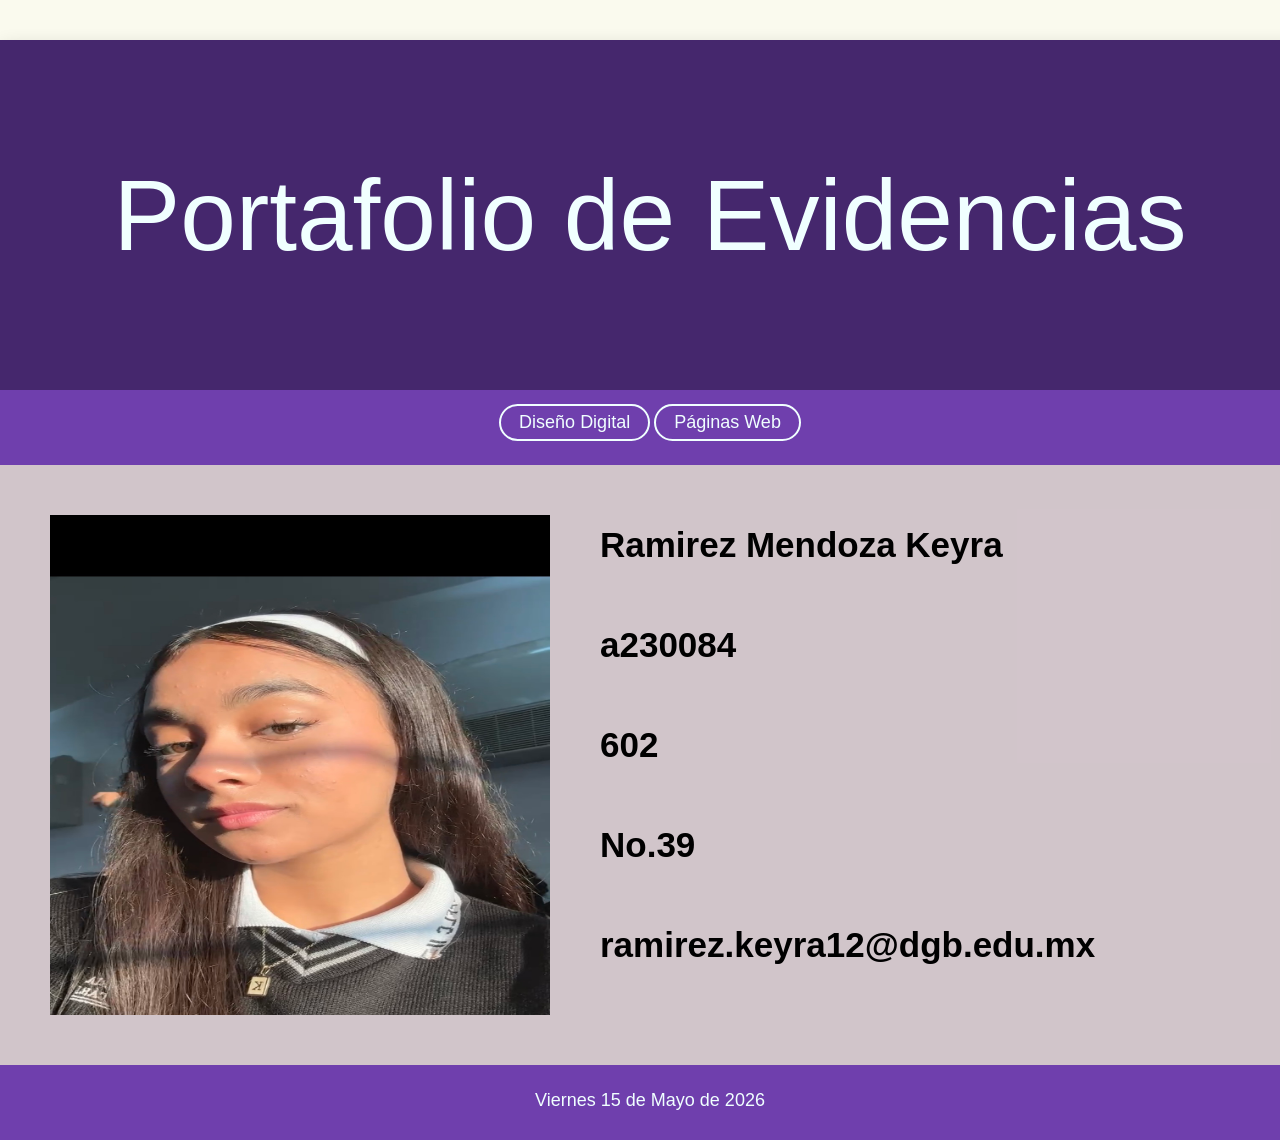
<file: index.html>
<!DOCTYPE html>
<html lang="es">
<head>
    <meta charset="utf-8">
    <meta http-equiv="X-UA-Compatible" content="IE=edge">
    <meta name="viewport" content="width=device-width, initial-scale=1.0">
    <link rel="stylesheet" type="text/css" href="estilos.css">
    <title>Portafolio de Eviencias</title>
</head>
<body id="contenedor">
    <header>
        <section id="baner">Portafolio de Evidencias</section>
    </header>


    <nav>
        <ul>
            <li><a href="diseno-digital/iniciod.html">Diseño Digital</a></li>
            <li><a href="paginas-web/inicio.html">Páginas Web</a></li>
        </ul>
    </nav>


    <main>
        <aside id="izquierda">
            <img src="img/img-7006.jpg" alt="foto">
        </aside>

        <article></article>  
        <aside id="derecha">
            <h2>Ramirez Mendoza Keyra</h2>
            <h2>a230084</h2>
            <h2>602</h2>
            <h2>No.39</h2>
            <h2>ramirez.keyra12@dgb.edu.mx</h2>
        </aside>
    </main>

    <footer> Viernes 15 de Mayo de 2026 </footer>


</body>
</html>
</file>
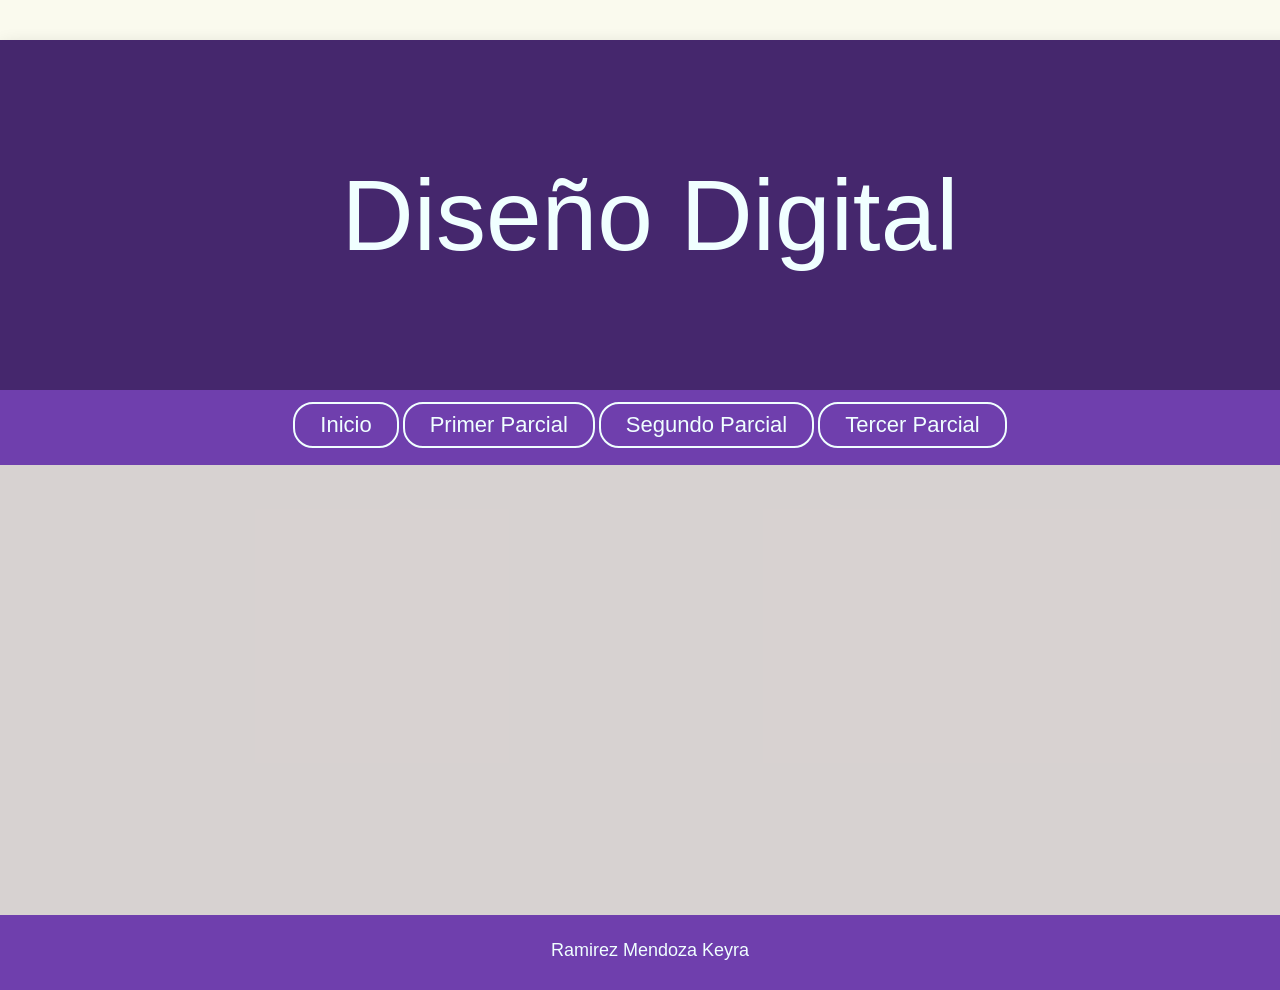
<file: diseno-digital/diseno-d.html>
<!DOCTYPE html>
<html lang="es">
<head>
    <meta charset="utf-8">
    <meta http-equiv="X-UA-Compatible" content="IE=edge">
    <meta name="viewport" content="width=device-width, initial-scale=1.0">
    <link rel="stylesheet" type="text/css" href="diseno-d.css">
    <title>Portafolio de Eviencias</title>
</head>
<body id="contenedor">
    <header>
        <section id="baner">Diseño Digital</section>
    </header>


    <nav>
        <ul>
            <li><a href="../index.html">Inicio</a></li>
            <li><a href="diseno-p1.html">Primer Parcial</a></li>
            <li><a href="diseno-p2.html">Segundo Parcial</a></li>
            <li><a href="diseno-p3.html">Tercer Parcial</a></li>
        </ul>
    </nav>


    <main>
        <aside id="izquierda"></aside>
        <article></article>  
        <aside id="derecha"></aside>
    </main>


    <footer> Ramirez Mendoza Keyra </footer>


</body>
</html>
</file>
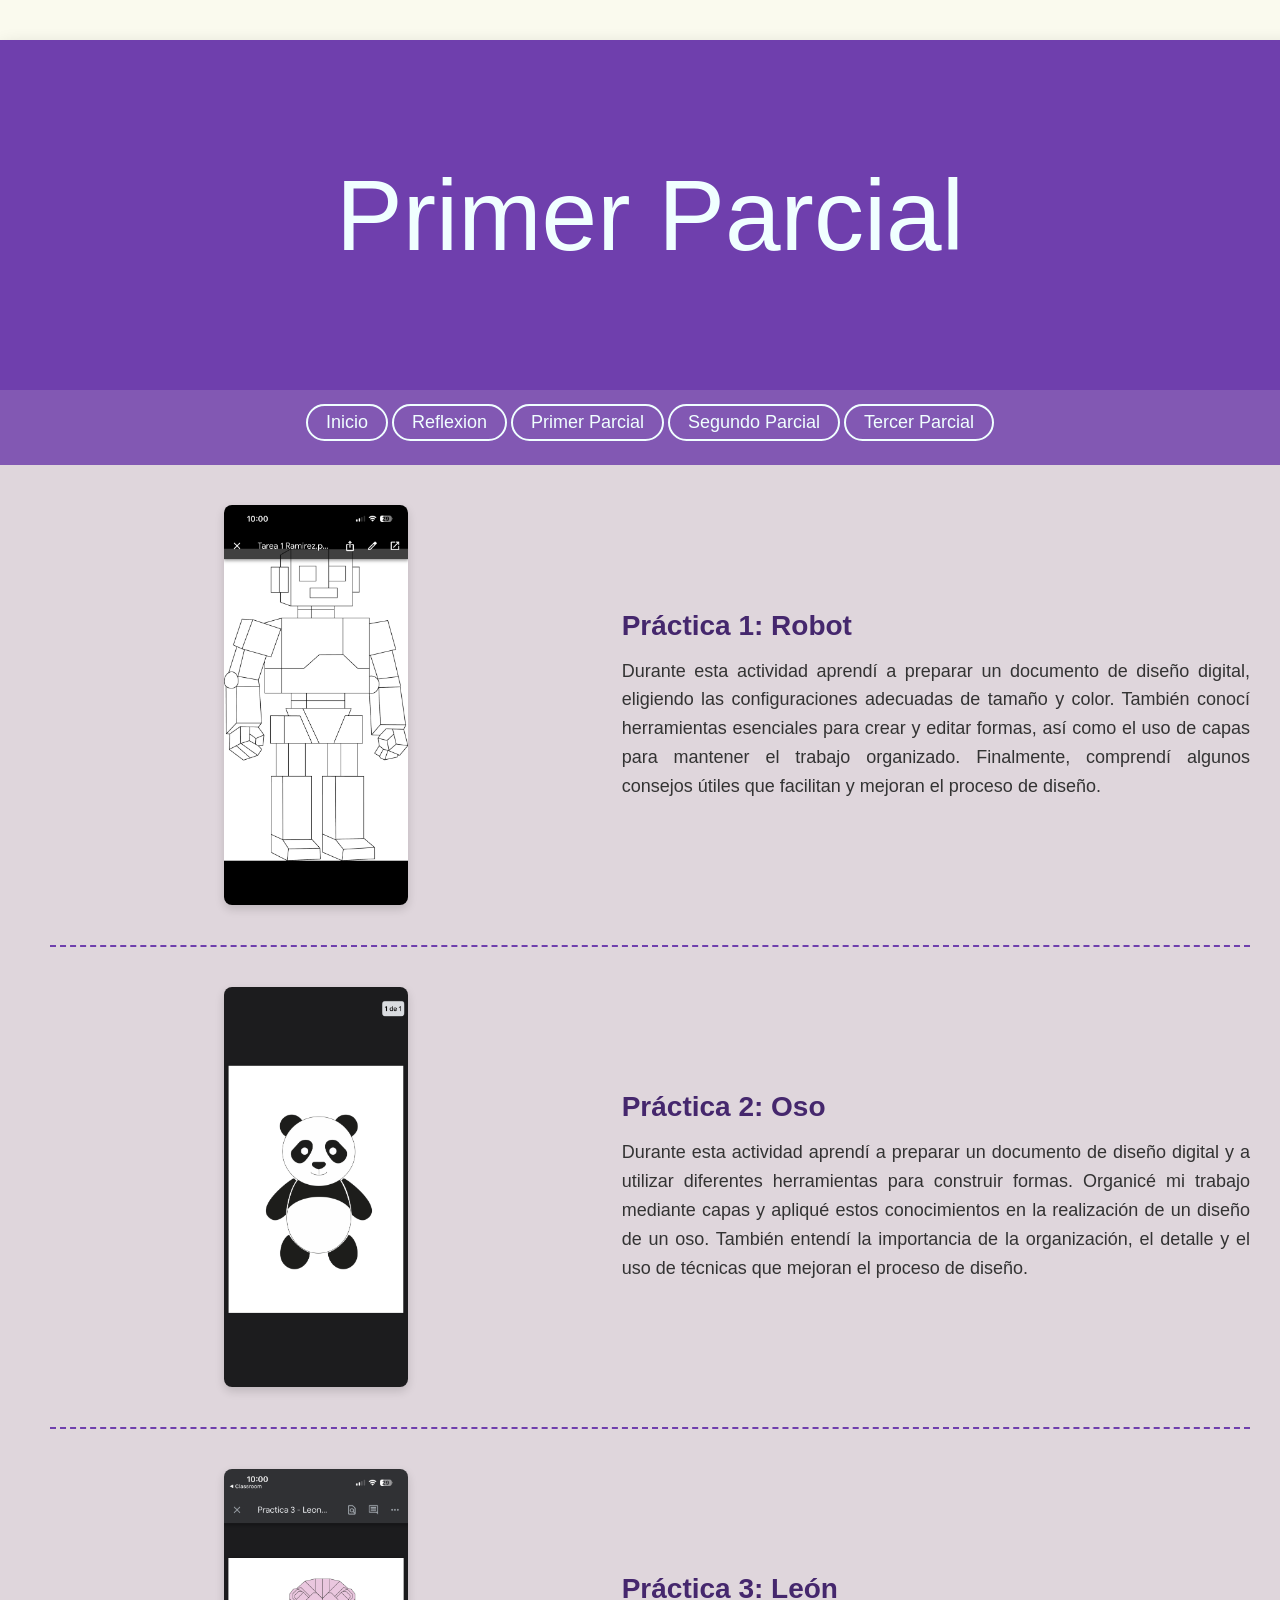
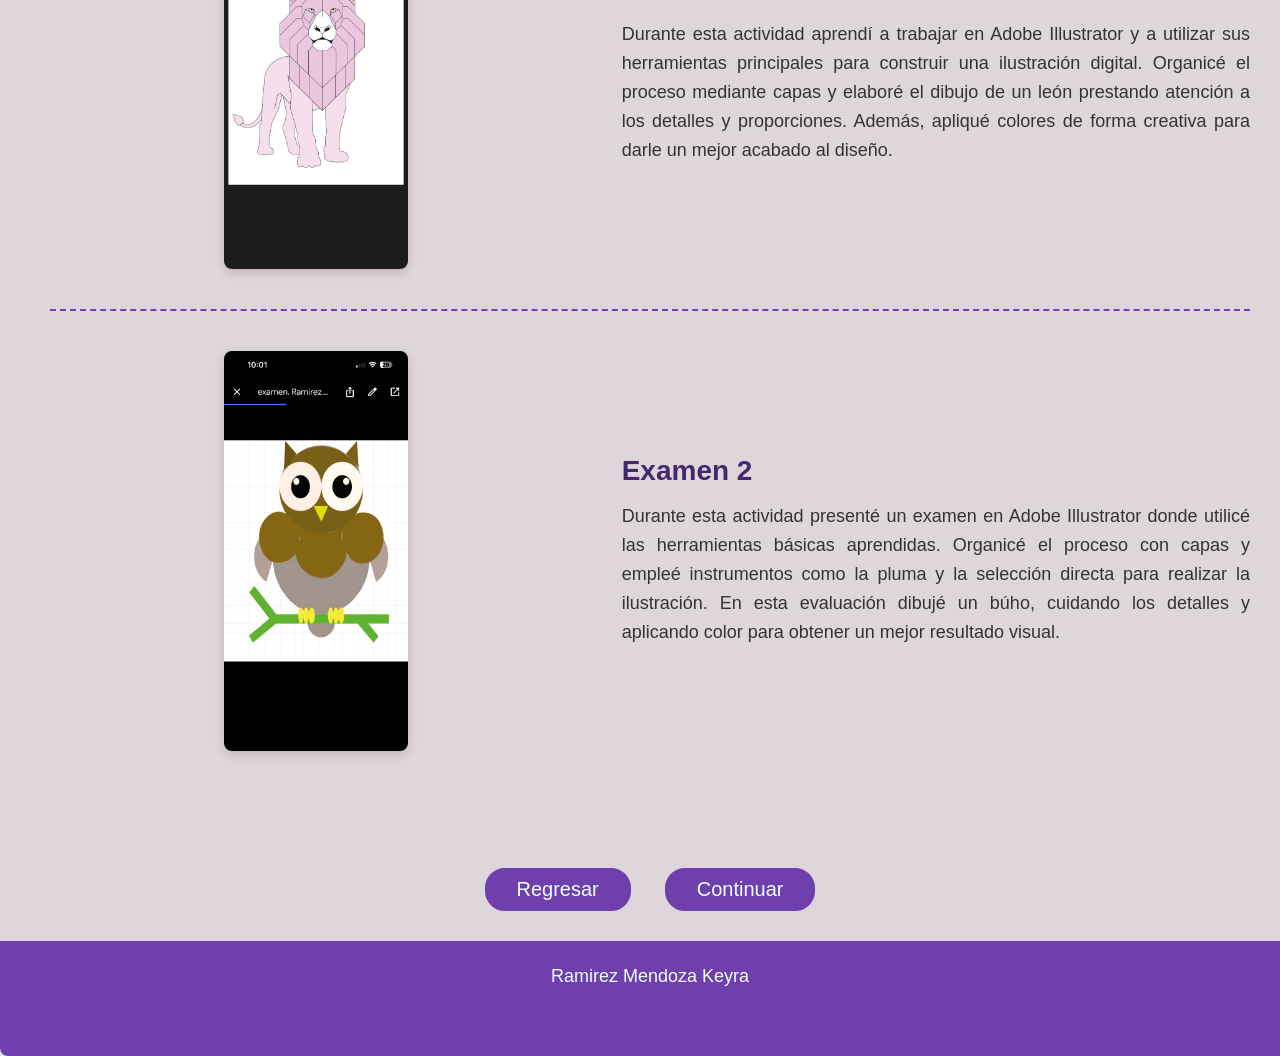
<file: diseno-digital/diseno-p1.html>
<!DOCTYPE html>
<html lang="es">
<head>
    <meta charset="utf-8">
    <meta http-equiv="X-UA-Compatible" content="IE=edge">
    <meta name="viewport" content="width=device-width, initial-scale=1.0">
    <link rel="stylesheet" type="text/css" href="diseno-p1.css">
    <title>Portafolio de Evidencias</title>
</head>
<body id="contenedor">
    <header>
        <section id="baner"> Primer Parcial</section>
    </header>


    <nav>
        <ul>
            <li><a href="../index.html">Inicio</a></li>
            <li><a href="iniciod.html">Reflexion</a></li>
            <li><a href="diseno-p1.html">Primer Parcial</a></li>
            <li><a href="diseno-p2.html">Segundo Parcial</a></li>
            <li><a href="diseno-p3.html">Tercer Parcial</a></li>
        </ul>
    </nav>


    <main class="contenedor-actividades">
        <!-- Práctica 1 -->
        <div class="actividad-bloque">
            <div class="actividad-media">
                <img src="../img/practica-1-robot.png" alt="Robot">
            </div>
            <div class="actividad-info">
                <h2>Práctica 1: Robot</h2>
                <p>
                    Durante esta actividad aprendí a preparar un documento de diseño digital, eligiendo las configuraciones adecuadas de tamaño y color. También conocí herramientas esenciales para crear y editar formas, así como el uso de capas para mantener el trabajo organizado. Finalmente, comprendí algunos consejos útiles que facilitan y mejoran el proceso de diseño.
                </p>
            </div>
        </div>

        <!-- Práctica 2 -->
        <div class="actividad-bloque">
            <div class="actividad-media">
                <img src="../img/practica-2-oso.png" alt="Oso">
            </div>
            <div class="actividad-info">
                <h2>Práctica 2: Oso</h2>
                <p>
                    Durante esta actividad aprendí a preparar un documento de diseño digital y a utilizar diferentes herramientas para construir formas. Organicé mi trabajo mediante capas y apliqué estos conocimientos en la realización de un diseño de un oso. También entendí la importancia de la organización, el detalle y el uso de técnicas que mejoran el proceso de diseño.
                </p>
            </div>
        </div>

        <!-- Práctica 3 -->
        <div class="actividad-bloque">
            <div class="actividad-media">
                <img src="../img/practica-3-leon.png" alt="León">
            </div>
            <div class="actividad-info">
                <h2>Práctica 3: León</h2>
                <p>
                    Durante esta actividad aprendí a trabajar en Adobe Illustrator y a utilizar sus herramientas principales para construir una ilustración digital. Organicé el proceso mediante capas y elaboré el dibujo de un león prestando atención a los detalles y proporciones. Además, apliqué colores de forma creativa para darle un mejor acabado al diseño.
                </p>
            </div>
        </div>

        <!-- Examen 2 -->
        <div class="actividad-bloque">
            <div class="actividad-media">
                <img src="../img/examen-p1.png" alt="Examen 2">
            </div>
            <div class="actividad-info">
                <h2>Examen 2</h2>
                <p>
                    Durante esta actividad presenté un examen en Adobe Illustrator donde utilicé las herramientas básicas aprendidas. Organicé el proceso con capas y empleé instrumentos como la pluma y la selección directa para realizar la ilustración. En esta evaluación dibujé un búho, cuidando los detalles y aplicando color para obtener un mejor resultado visual. 
                </p>
            </div>
        </div>
    </main>

    <div class="botones-navegacion">
        <a href="iniciod.html" class="boton-nav">Regresar</a>
        <a href="diseno-p2.html" class="boton-nav">Continuar</a>
    </div>

    <footer> Ramirez Mendoza Keyra </footer>
</body>
</html>
</file>
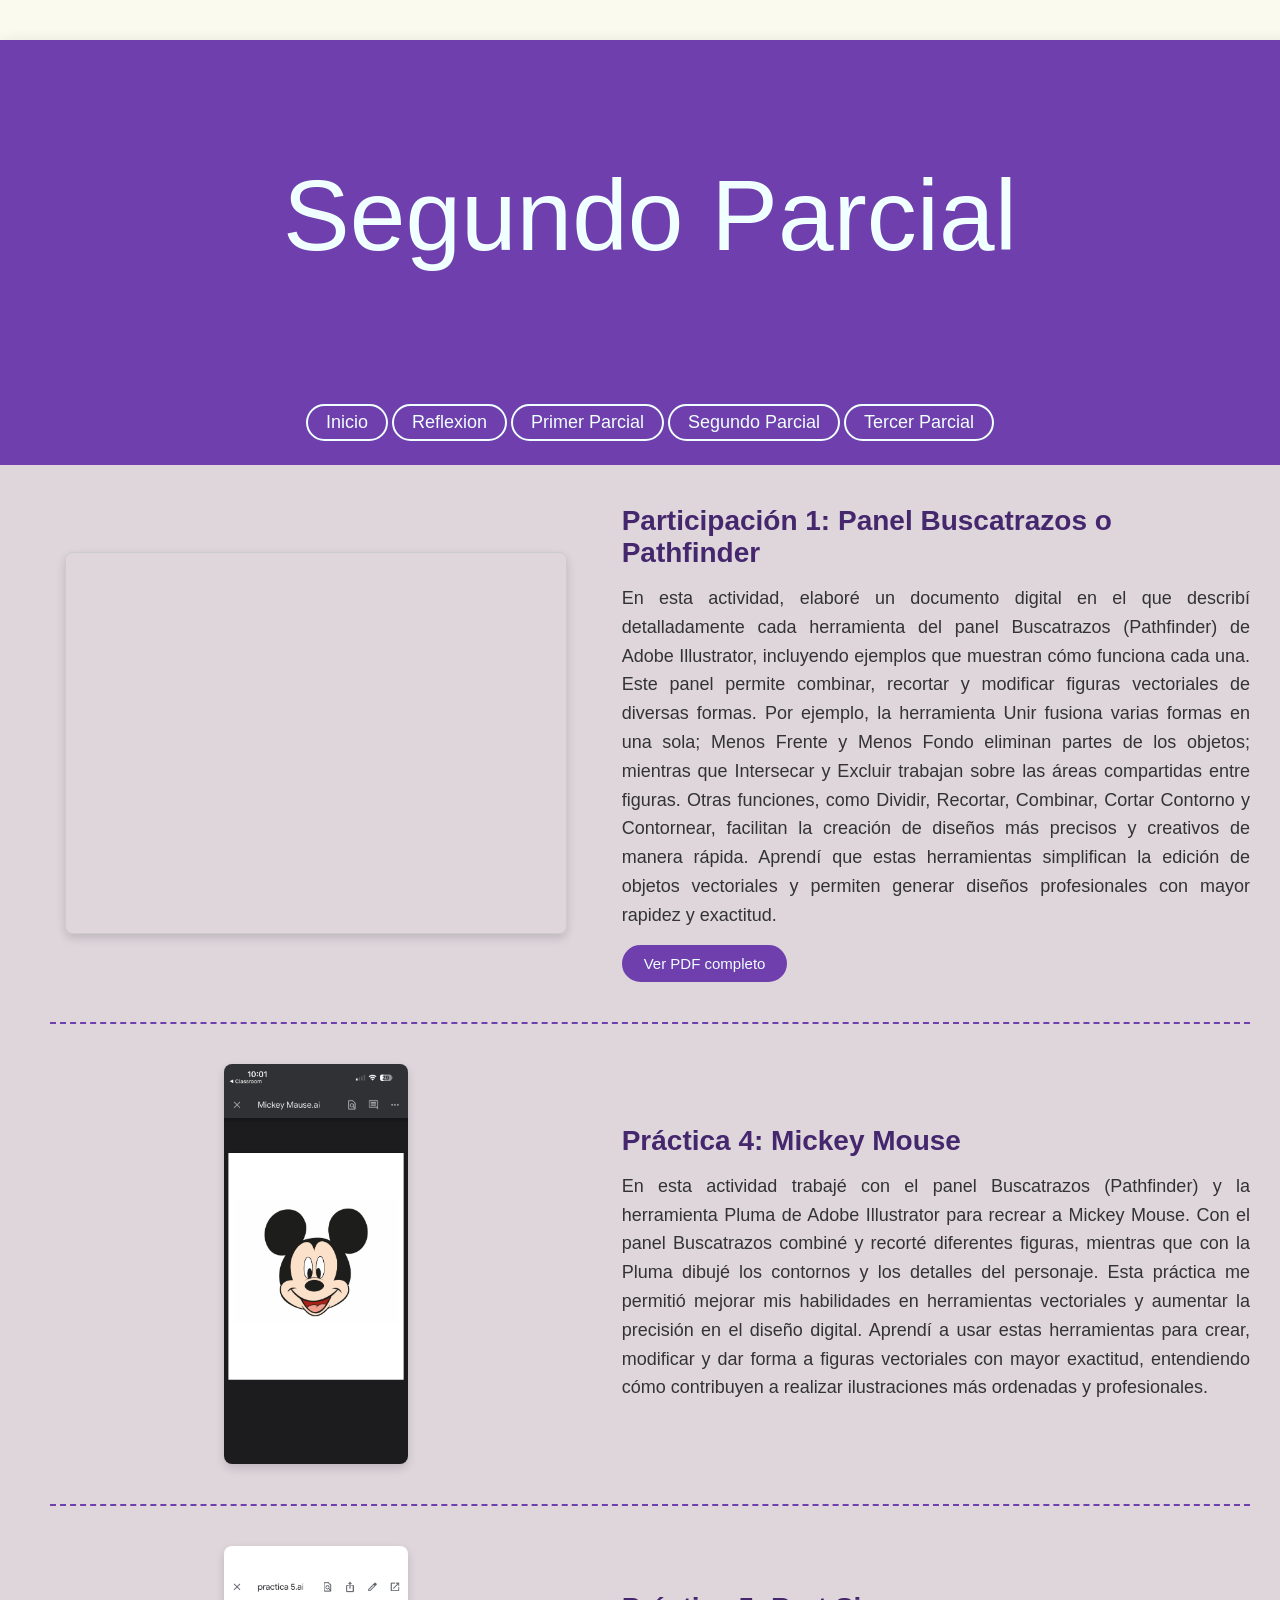
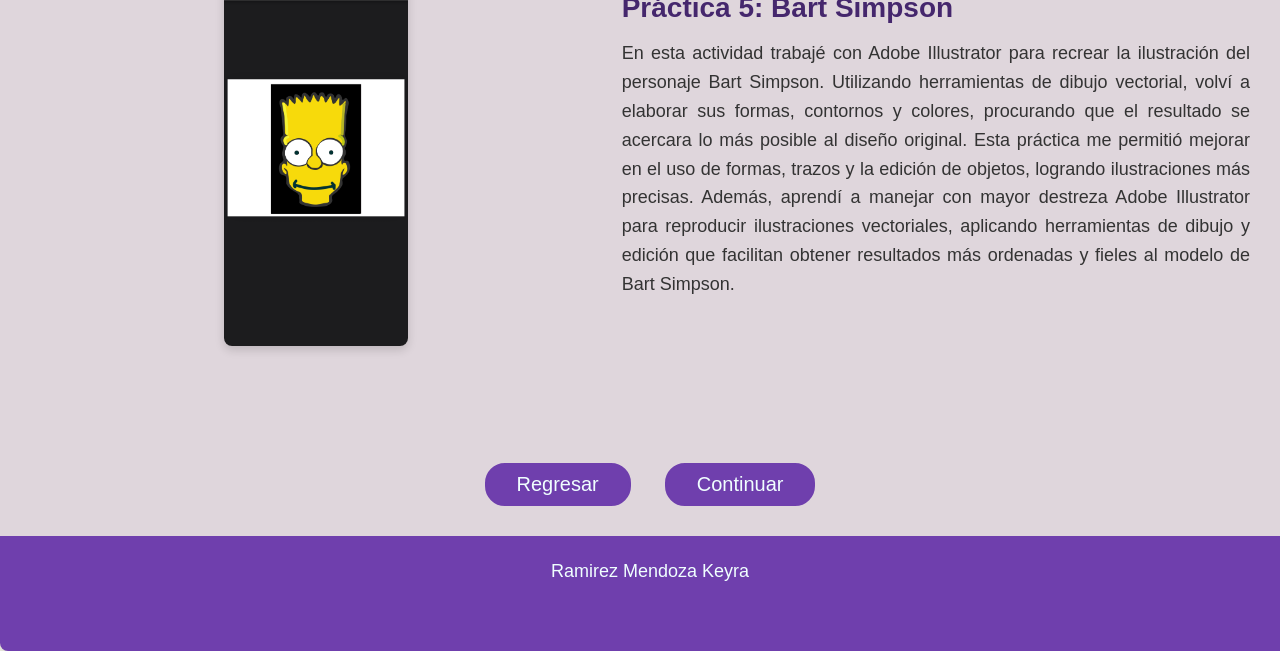
<file: diseno-digital/diseno-p2.html>
<!DOCTYPE html>
<html lang="es">
<head>
    <meta charset="utf-8">
    <meta http-equiv="X-UA-Compatible" content="IE=edge">
    <meta name="viewport" content="width=device-width, initial-scale=1.0">
    <link rel="stylesheet" type="text/css" href="diseno-p2.css">
    <title>Portafolio de Evidencias</title>
</head>
<body id="contenedor">
    <header>
        <section id="baner">Segundo Parcial</section>
    </header>


    <nav>
        <ul>
            <li><a href="../index.html">Inicio</a></li>
            <li><a href="iniciod.html">Reflexion</a></li>
            <li><a href="diseno-p1.html">Primer Parcial</a></li>
            <li><a href="diseno-p2.html">Segundo Parcial</a></li>
            <li><a href="diseno-p3.html">Tercer Parcial</a></li>
        </ul>
    </nav>


    <main class="contenedor-actividades">
        <!-- Participación 1 -->
        <div class="actividad-bloque">
            <div class="actividad-media">
                <iframe src="../img/participacion.pdf"></iframe>
            </div>
            <div class="actividad-info">
                <h2>Participación 1: Panel Buscatrazos o Pathfinder</h2>
                <p>
                    En esta actividad, elaboré un documento digital en el que describí detalladamente cada herramienta del panel Buscatrazos (Pathfinder) de Adobe Illustrator, incluyendo ejemplos que muestran cómo funciona cada una. Este panel permite combinar, recortar y modificar figuras vectoriales de diversas formas. Por ejemplo, la herramienta Unir fusiona varias formas en una sola; Menos Frente y Menos Fondo eliminan partes de los objetos; mientras que Intersecar y Excluir trabajan sobre las áreas compartidas entre figuras. Otras funciones, como Dividir, Recortar, Combinar, Cortar Contorno y Contornear, facilitan la creación de diseños más precisos y creativos de manera rápida.
                    Aprendí que estas herramientas simplifican la edición de objetos vectoriales y permiten generar diseños profesionales con mayor rapidez y exactitud.
                </p>
                <a href="../img/participacion.pdf" target="_blank" class="boton-ver">Ver PDF completo</a>
            </div>
        </div>

        <!-- Práctica 4 -->
        <div class="actividad-bloque">
            <div class="actividad-media">
                <img src="../img/practica-4-mickey-mouse.png" alt="Mickey Mouse">
            </div>
            <div class="actividad-info">
                <h2>Práctica 4: Mickey Mouse</h2>
                <p>
                    En esta actividad trabajé con el panel Buscatrazos (Pathfinder) y la herramienta Pluma de Adobe Illustrator para recrear a Mickey Mouse. Con el panel Buscatrazos combiné y recorté diferentes figuras, mientras que con la Pluma dibujé los contornos y los detalles del personaje. Esta práctica me permitió mejorar mis habilidades en herramientas vectoriales y aumentar la precisión en el diseño digital.
                    Aprendí a usar estas herramientas para crear, modificar y dar forma a figuras vectoriales con mayor exactitud, entendiendo cómo contribuyen a realizar ilustraciones más ordenadas y profesionales.
                </p>
            </div>
        </div>

        <!-- Práctica 5 -->
        <div class="actividad-bloque">
            <div class="actividad-media">
                <img src="../img/practica-5-bart-simpson.png" alt="Bart Simpson">
            </div>
            <div class="actividad-info">
                <h2>Práctica 5: Bart Simpson</h2>
                <p>
                    En esta actividad trabajé con Adobe Illustrator para recrear la ilustración del personaje Bart Simpson. Utilizando herramientas de dibujo vectorial, volví a elaborar sus formas, contornos y colores, procurando que el resultado se acercara lo más posible al diseño original. Esta práctica me permitió mejorar en el uso de formas, trazos y la edición de objetos, logrando ilustraciones más precisas.
                    Además, aprendí a manejar con mayor destreza Adobe Illustrator para reproducir ilustraciones vectoriales, aplicando herramientas de dibujo y edición que facilitan obtener resultados más ordenadas y fieles al modelo de Bart Simpson.
                </p>
            </div>
        </div>
    </main>

    <div class="botones-navegacion">
        <a href="diseno-p1.html" class="boton-nav">Regresar</a>
        <a href="diseno-p3.html" class="boton-nav">Continuar</a>
    </div>

    <footer> Ramirez Mendoza Keyra </footer>
</body>
</html>
</file>
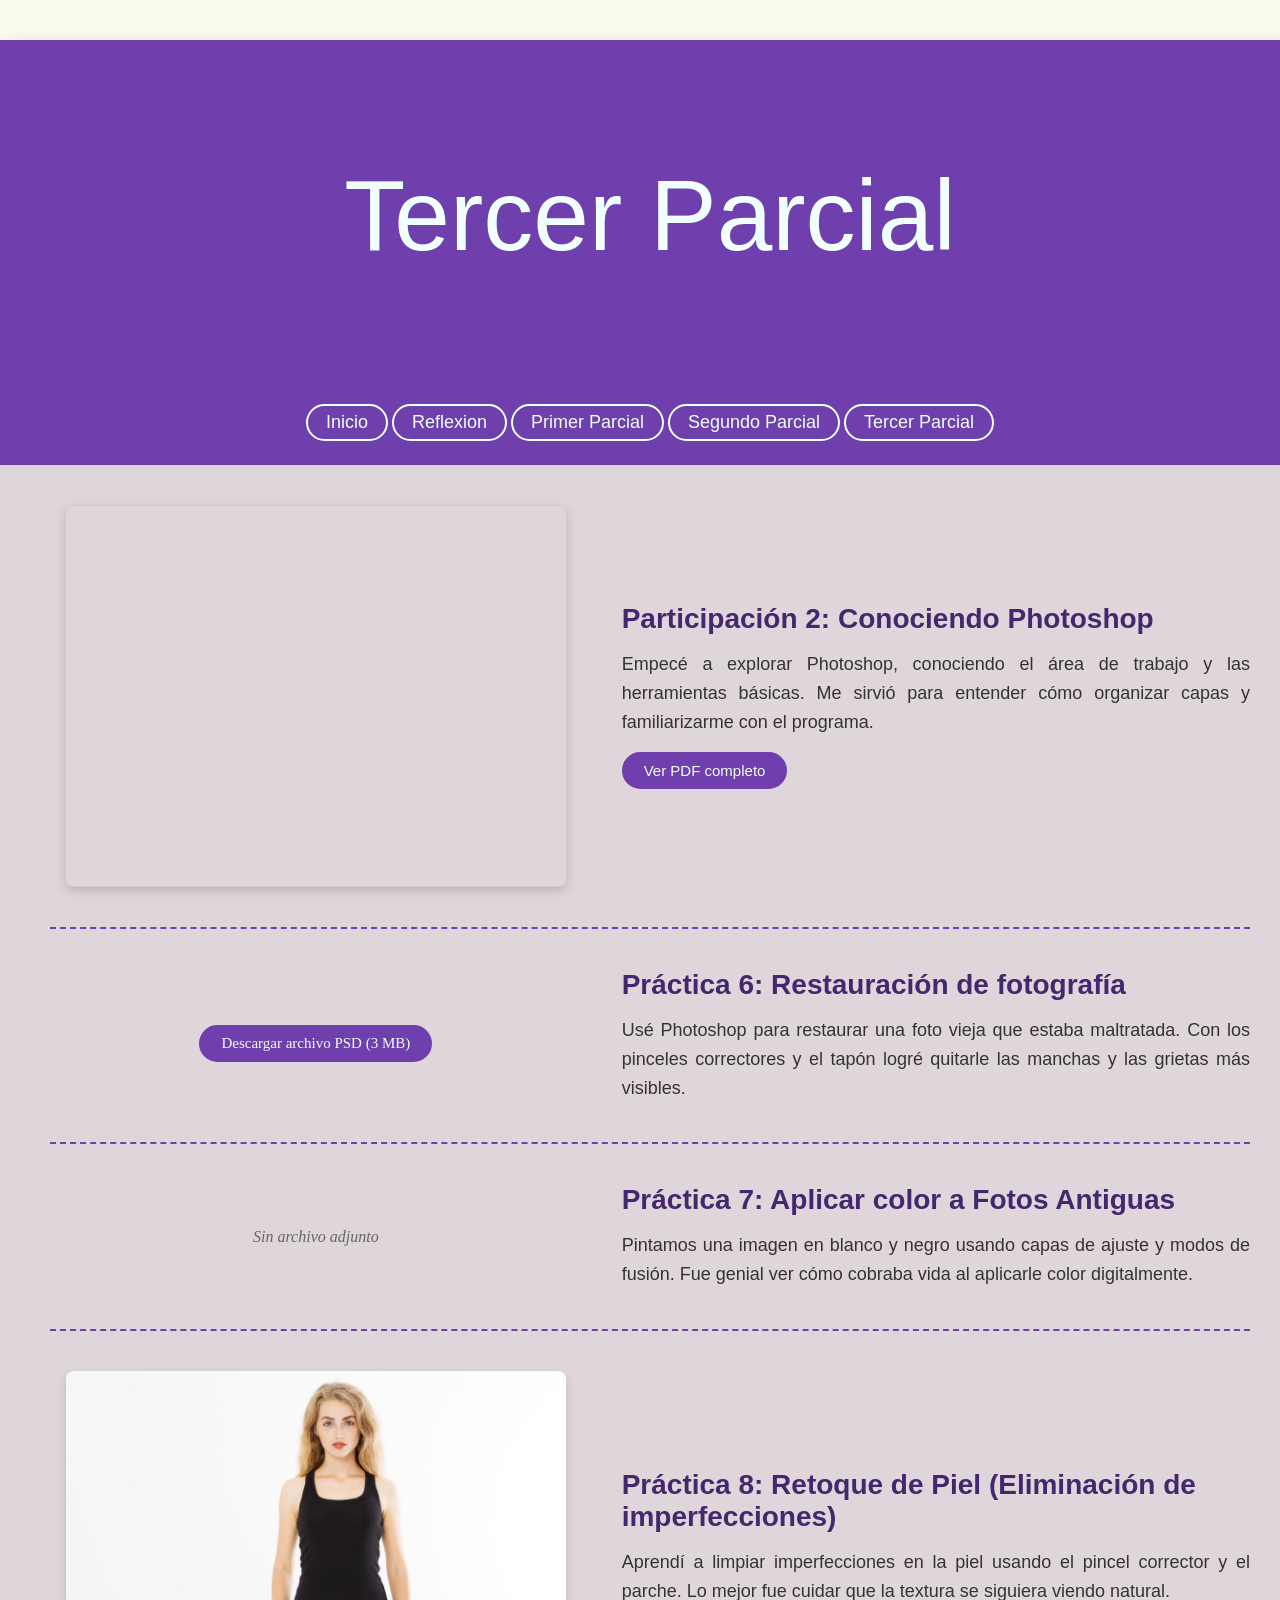
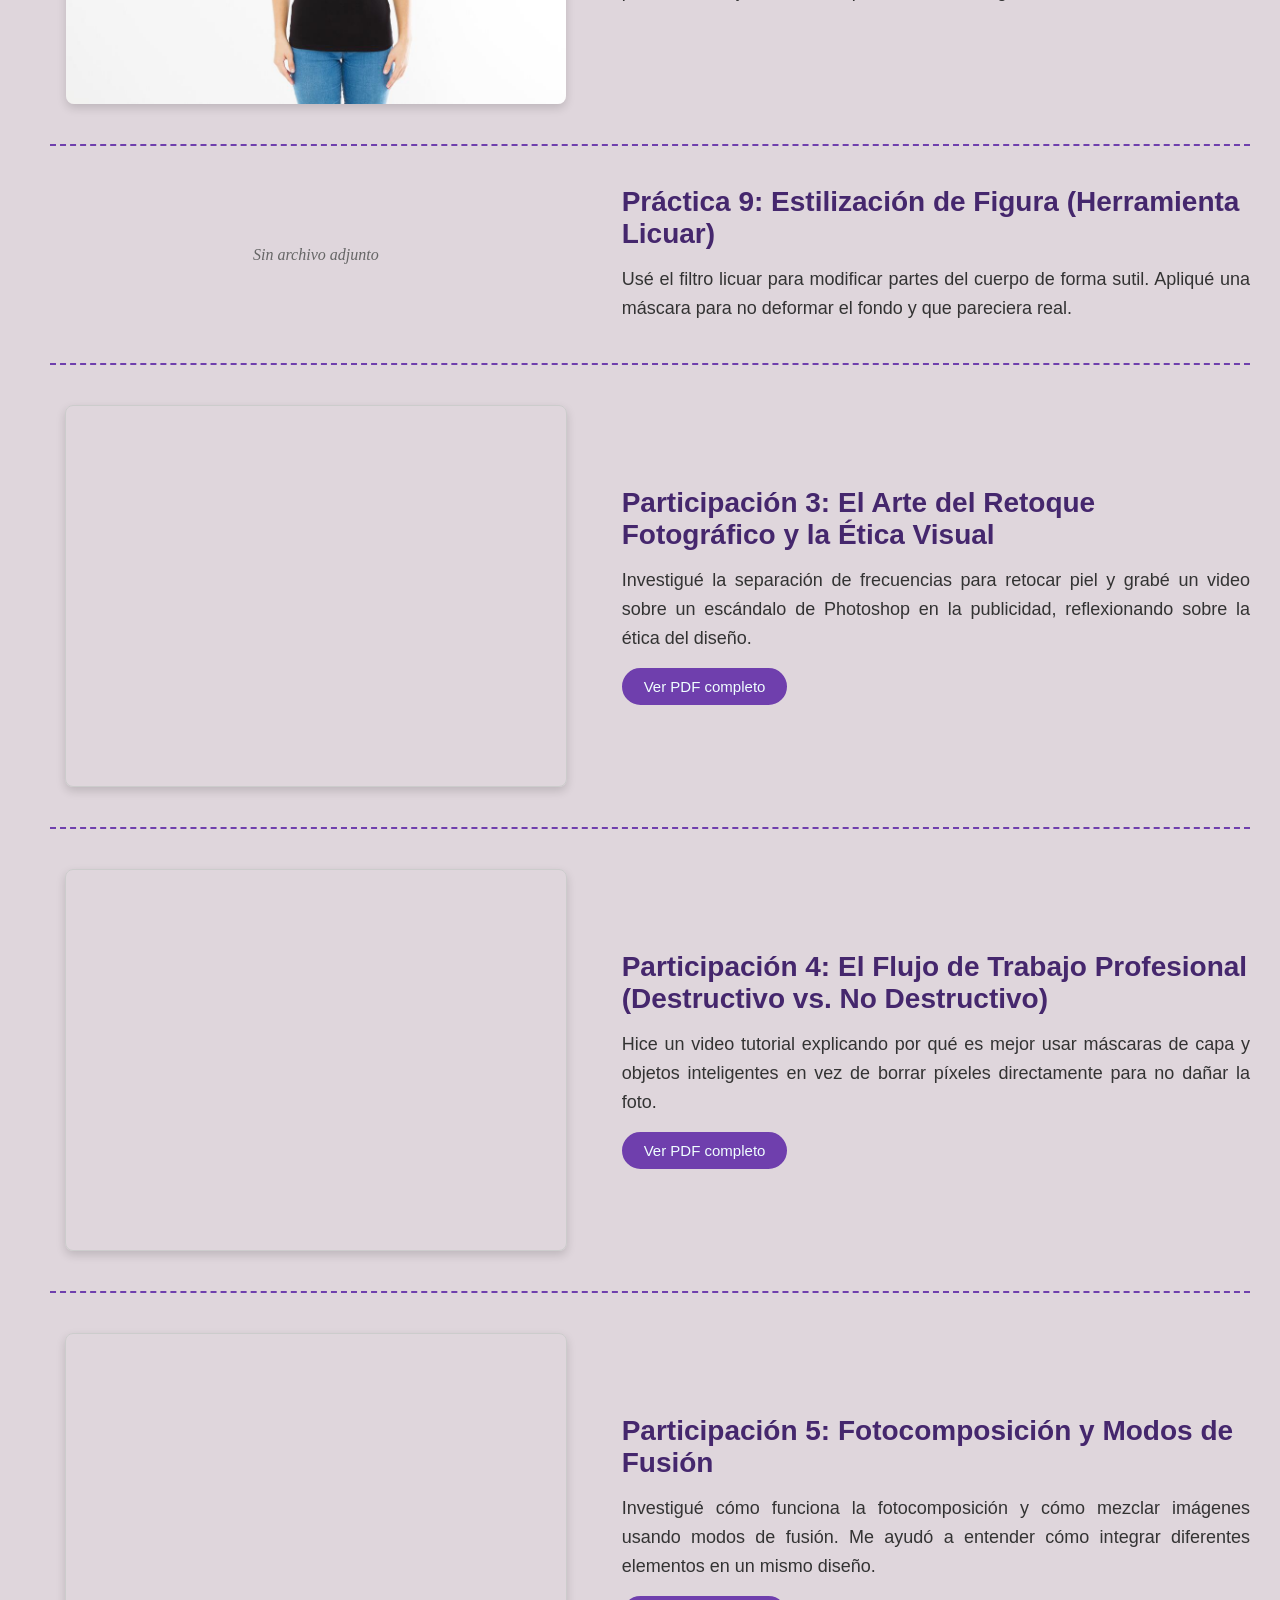
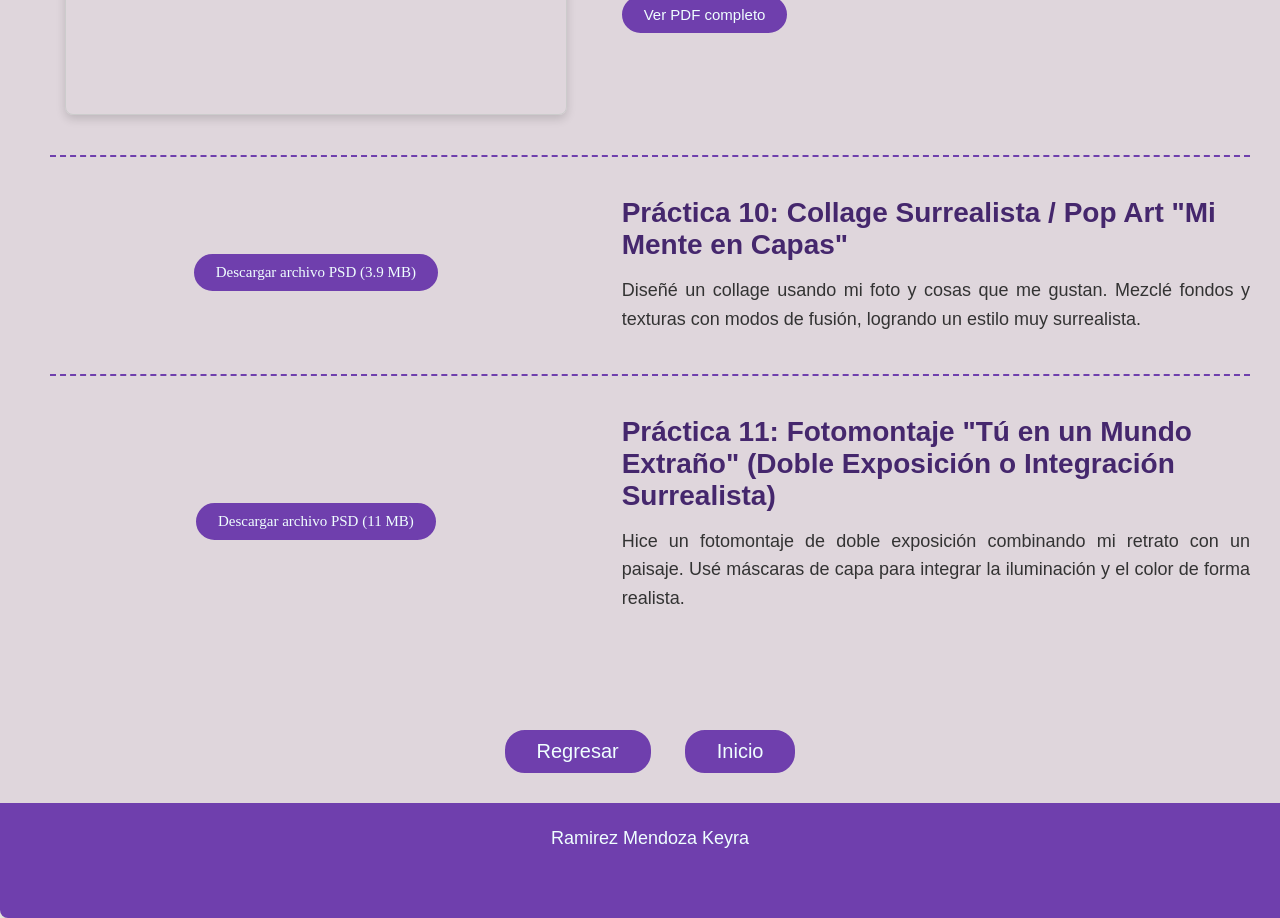
<file: diseno-digital/diseno-p3.html>
<!DOCTYPE html>
<html lang="es">
<head>
    <meta charset="utf-8">
    <meta http-equiv="X-UA-Compatible" content="IE=edge">
    <meta name="viewport" content="width=device-width, initial-scale=1.0">
    <link rel="stylesheet" type="text/css" href="diseno-p3.css">
    <title>Portafolio de Evidencias</title>
</head>
<body id="contenedor">
    <header>
        <section id="baner"> Tercer Parcial</section>
    </header>


    <nav>
        <ul>
            <li><a href="../index.html">Inicio</a></li>
            <li><a href="iniciod.html">Reflexion</a></li>
            <li><a href="diseno-p1.html">Primer Parcial</a></li>
            <li><a href="diseno-p2.html">Segundo Parcial</a></li>
            <li><a href="diseno-p3.html">Tercer Parcial</a></li>
        </ul>
    </nav>


    <main class="contenedor-actividades">
        <!-- Participación 2 -->
        <div class="actividad-bloque">
            <div class="actividad-media">
                <iframe src="../img/keyra-ramirez-mendoza-inicios-photoshop.pdf"></iframe>
            </div>
            <div class="actividad-info">
                <h2>Participación 2: Conociendo Photoshop</h2>
                <p>Empecé a explorar Photoshop, conociendo el área de trabajo y las herramientas básicas. Me sirvió para entender cómo organizar capas y familiarizarme con el programa.</p>
                <a href="../img/keyra-ramirez-mendoza-inicios-photoshop.pdf" target="_blank" class="boton-ver">Ver PDF completo</a>
            </div>
        </div>

        <!-- Práctica 6 -->
        <div class="actividad-bloque">
            <div class="actividad-media">
                <a href="../img/foto-danada.psd" download class="boton-descarga">Descargar archivo PSD (3 MB)</a>
            </div>
            <div class="actividad-info">
                <h2>Práctica 6: Restauración de fotografía</h2>
                <p>Usé Photoshop para restaurar una foto vieja que estaba maltratada. Con los pinceles correctores y el tapón logré quitarle las manchas y las grietas más visibles.</p>
            </div>
        </div>

        <!-- Práctica 7 -->
        <div class="actividad-bloque">
            <div class="actividad-media">
                <span style="color:#666; font-size:16px; font-style:italic;">Sin archivo adjunto</span>
            </div>
            <div class="actividad-info">
                <h2>Práctica 7: Aplicar color a Fotos Antiguas</h2>
                <p>Pintamos una imagen en blanco y negro usando capas de ajuste y modos de fusión. Fue genial ver cómo cobraba vida al aplicarle color digitalmente.</p>
            </div>
        </div>

        <!-- Práctica 8 -->
        <div class="actividad-bloque">
            <div class="actividad-media">
                <img src="../img/retoque-piel.jpg" alt="Retoque de Piel">
            </div>
            <div class="actividad-info">
                <h2>Práctica 8: Retoque de Piel (Eliminación de imperfecciones)</h2>
                <p>Aprendí a limpiar imperfecciones en la piel usando el pincel corrector y el parche. Lo mejor fue cuidar que la textura se siguiera viendo natural.</p>
            </div>
        </div>

        <!-- Práctica 9 -->
        <div class="actividad-bloque">
            <div class="actividad-media">
                <span style="color:#666; font-size:16px; font-style:italic;">Sin archivo adjunto</span>
            </div>
            <div class="actividad-info">
                <h2>Práctica 9: Estilización de Figura (Herramienta Licuar)</h2>
                <p>Usé el filtro licuar para modificar partes del cuerpo de forma sutil. Apliqué una máscara para no deformar el fondo y que pareciera real.</p>
            </div>
        </div>

        <!-- Participación 3 -->
        <div class="actividad-bloque">
            <div class="actividad-media">
                <iframe src="../img/keyra-ramirez-mendoza-participacion-3-el-arte-del-retoque-fotografico-y-la-etica-visual.pdf"></iframe>
            </div>
            <div class="actividad-info">
                <h2>Participación 3: El Arte del Retoque Fotográfico y la Ética Visual</h2>
                <p>Investigué la separación de frecuencias para retocar piel y grabé un video sobre un escándalo de Photoshop en la publicidad, reflexionando sobre la ética del diseño.</p>
                <a href="../img/keyra-ramirez-mendoza-participacion-3-el-arte-del-retoque-fotografico-y-la-etica-visual.pdf" target="_blank" class="boton-ver">Ver PDF completo</a>
            </div>
        </div>

        <!-- Participación 4 -->
        <div class="actividad-bloque">
            <div class="actividad-media">
                <iframe src="../img/keyra-ramirez-mendoza-participacion-4-el-flujo-de-trabajo-profesional-destructivo-vs-no-destructivo.pdf"></iframe>
            </div>
            <div class="actividad-info">
                <h2>Participación 4: El Flujo de Trabajo Profesional (Destructivo vs. No Destructivo)</h2>
                <p>Hice un video tutorial explicando por qué es mejor usar máscaras de capa y objetos inteligentes en vez de borrar píxeles directamente para no dañar la foto.</p>
                <a href="../img/keyra-ramirez-mendoza-participacion-4-el-flujo-de-trabajo-profesional-destructivo-vs-no-destructivo.pdf" target="_blank" class="boton-ver">Ver PDF completo</a>
            </div>
        </div>

        <!-- Participación 5 -->
        <div class="actividad-bloque">
            <div class="actividad-media">
                <iframe src="../img/keyra-ramirez-mendoza-participacion-5-fotocomposicion-y-modos-de-fusion.pdf"></iframe>
            </div>
            <div class="actividad-info">
                <h2>Participación 5: Fotocomposición y Modos de Fusión</h2>
                <p>Investigué cómo funciona la fotocomposición y cómo mezclar imágenes usando modos de fusión. Me ayudó a entender cómo integrar diferentes elementos en un mismo diseño.</p>
                <a href="../img/keyra-ramirez-mendoza-participacion-5-fotocomposicion-y-modos-de-fusion.pdf" target="_blank" class="boton-ver">Ver PDF completo</a>
            </div>
        </div>

        <!-- Práctica 10 -->
        <div class="actividad-bloque">
            <div class="actividad-media">
                <a href="../img/collage.psd" download class="boton-descarga">Descargar archivo PSD (3.9 MB)</a>
            </div>
            <div class="actividad-info">
                <h2>Práctica 10: Collage Surrealista / Pop Art "Mi Mente en Capas"</h2>
                <p>Diseñé un collage usando mi foto y cosas que me gustan. Mezclé fondos y texturas con modos de fusión, logrando un estilo muy surrealista.</p>
            </div>
        </div>

        <!-- Práctica 11 -->
        <div class="actividad-bloque">
            <div class="actividad-media">
                <a href="../img/practica-11.psd" download class="boton-descarga">Descargar archivo PSD (11 MB)</a>
            </div>
            <div class="actividad-info">
                <h2>Práctica 11: Fotomontaje "Tú en un Mundo Extraño" (Doble Exposición o Integración Surrealista)</h2>
                <p>Hice un fotomontaje de doble exposición combinando mi retrato con un paisaje. Usé máscaras de capa para integrar la iluminación y el color de forma realista.</p>
            </div>
        </div>
    </main>

    <div class="botones-navegacion">
        <a href="diseno-p2.html" class="boton-nav">Regresar</a>
        <a href="iniciod.html" class="boton-nav">Inicio</a>
    </div>

    <footer> Ramirez Mendoza Keyra </footer>
</body>
</html>
</file>
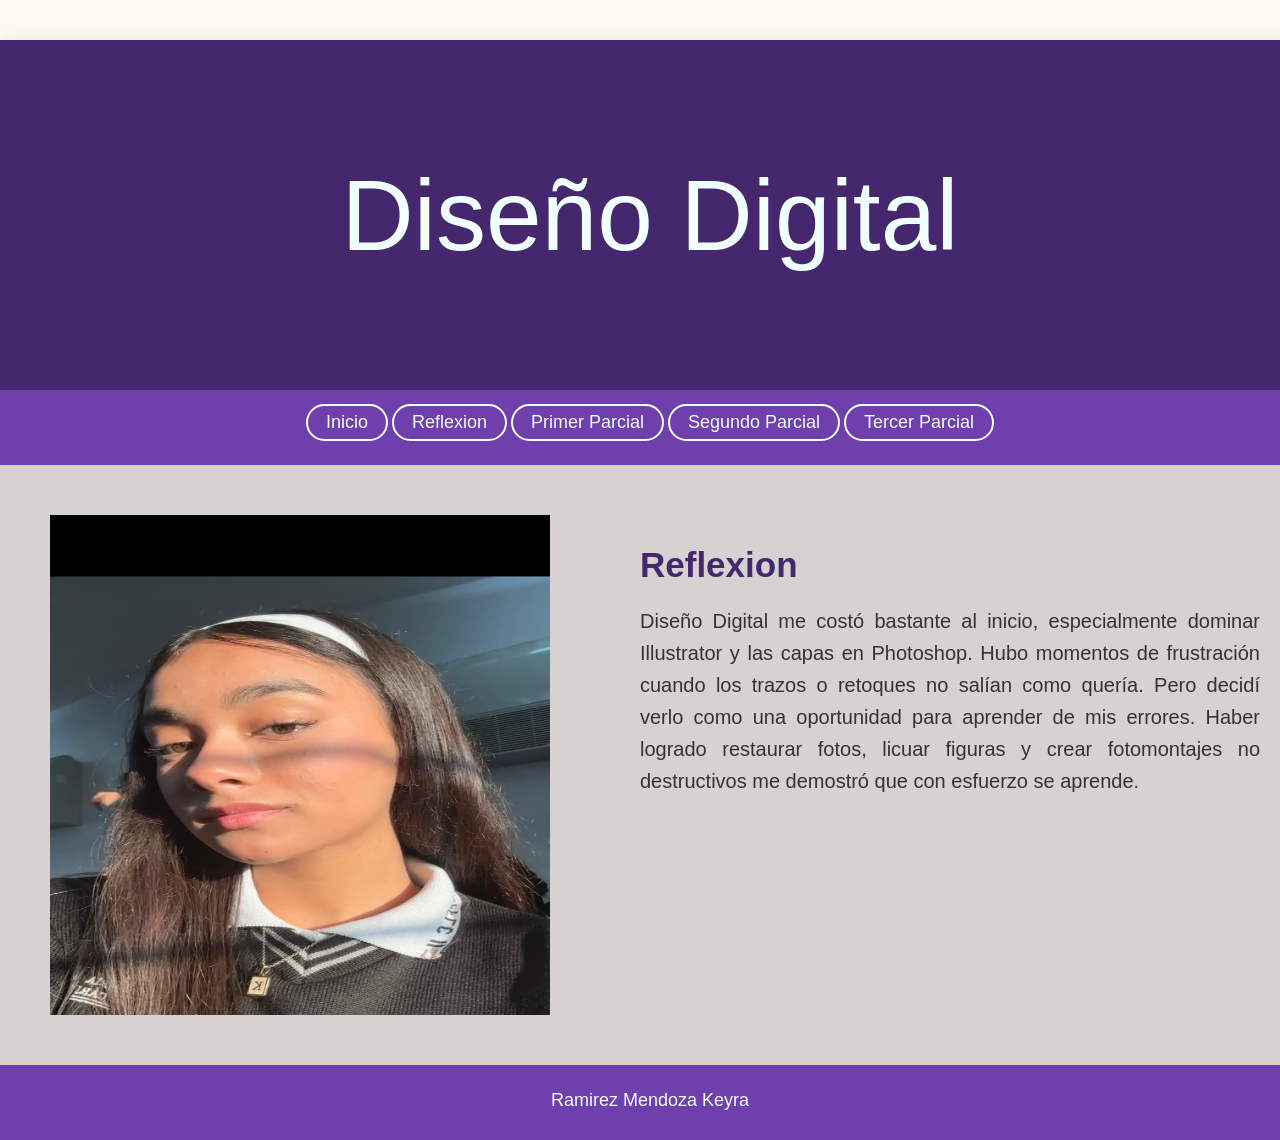
<file: diseno-digital/iniciod.html>
<!DOCTYPE html>
<html lang="es">
<head>
    <meta charset="utf-8">
    <meta http-equiv="X-UA-Compatible" content="IE=edge">
    <meta name="viewport" content="width=device-width, initial-scale=1.0">
    <link rel="stylesheet" type="text/css" href="iniciod.css">
    <title>Portafolio de Evidencias</title>
</head>
<body id="contenedor">
    <header>
        <section id="baner">Diseño Digital</section>
    </header>


    <nav>
        <ul>
            <li><a href="../index.html">Inicio</a></li>
            <li><a href="iniciod.html">Reflexion</a></li>
            <li><a href="diseno-p1.html">Primer Parcial</a></li>
            <li><a href="diseno-p2.html">Segundo Parcial</a></li>
            <li><a href="diseno-p3.html">Tercer Parcial</a></li>
        </ul>
    </nav>


    <main>
        <aside id="izquierda">
            <img src="../img/img-7006.jpg" alt="foto">
        </aside>
        <article></article>  
        <aside id="derecha">
            <h2>Reflexion</h2>
            <p>Diseño Digital me costó bastante al inicio, especialmente dominar Illustrator y las capas en Photoshop. Hubo momentos de frustración cuando los trazos o retoques no salían como quería. Pero decidí verlo como una oportunidad para aprender de mis errores. Haber logrado restaurar fotos, licuar figuras y crear fotomontajes no destructivos me demostró que con esfuerzo se aprende.</p>
        </aside>
    </main>


    <footer> Ramirez Mendoza Keyra </footer>


</body>
</html>
</file>
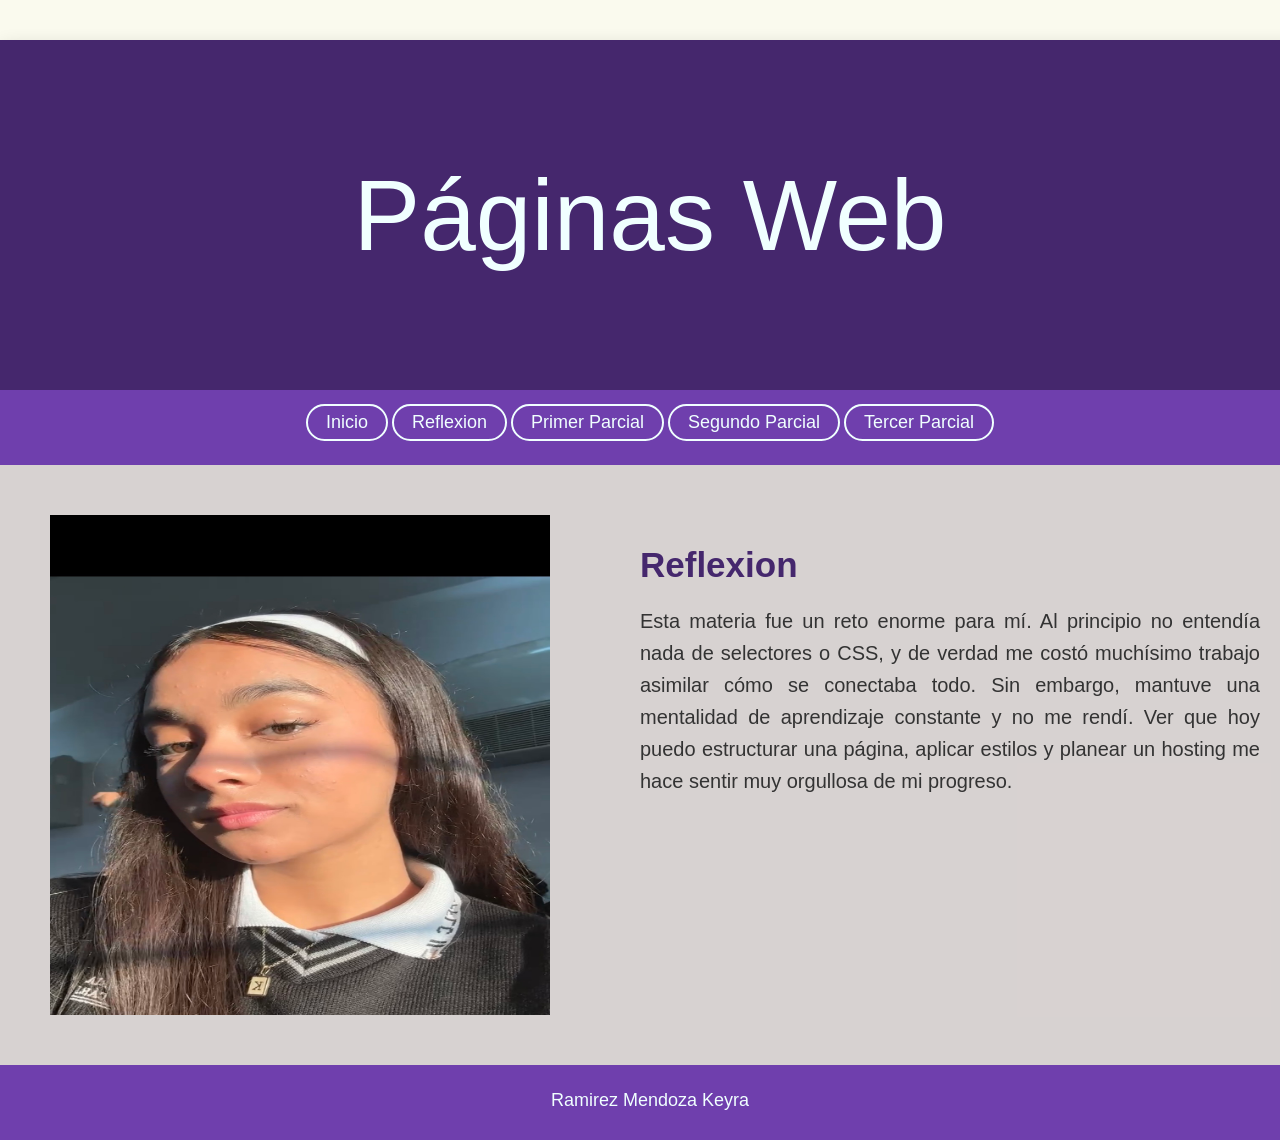
<file: paginas-web/inicio.html>
<!DOCTYPE html>
<html lang="es">
<head>
    <meta charset="utf-8">
    <meta http-equiv="X-UA-Compatible" content="IE=edge">
    <meta name="viewport" content="width=device-width, initial-scale=1.0">
    <link rel="stylesheet" type="text/css" href="inicio.css">
    <title>Portafolio de Evidencias</title>
</head>
<body id="contenedor">
    <header>
        <section id="baner">Páginas Web</section>
    </header>


    <nav>
        <ul>
            <li><a href="../index.html">Inicio</a></li>
            <li><a href="inicio.html">Reflexion</a></li>
            <li><a href="paginas-p1.html">Primer Parcial</a></li>
            <li><a href="paginas-p2.html">Segundo Parcial</a></li>
            <li><a href="paginas-p3.html">Tercer Parcial</a></li>
        </ul>
    </nav>


    <main>
        <aside id="izquierda">
            <img src="../img/img-7006.jpg" alt="foto">
        </aside>
        <article></article>  
        <aside id="derecha">
            <h2>Reflexion</h2>
            <p>Esta materia fue un reto enorme para mí. Al principio no entendía nada de selectores o CSS, y de verdad me costó muchísimo trabajo asimilar cómo se conectaba todo. Sin embargo, mantuve una mentalidad de aprendizaje constante y no me rendí. Ver que hoy puedo estructurar una página, aplicar estilos y planear un hosting me hace sentir muy orgullosa de mi progreso.</p>
        </aside>
    </main>


    <footer> Ramirez Mendoza Keyra </footer>


</body>
</html>
</file>
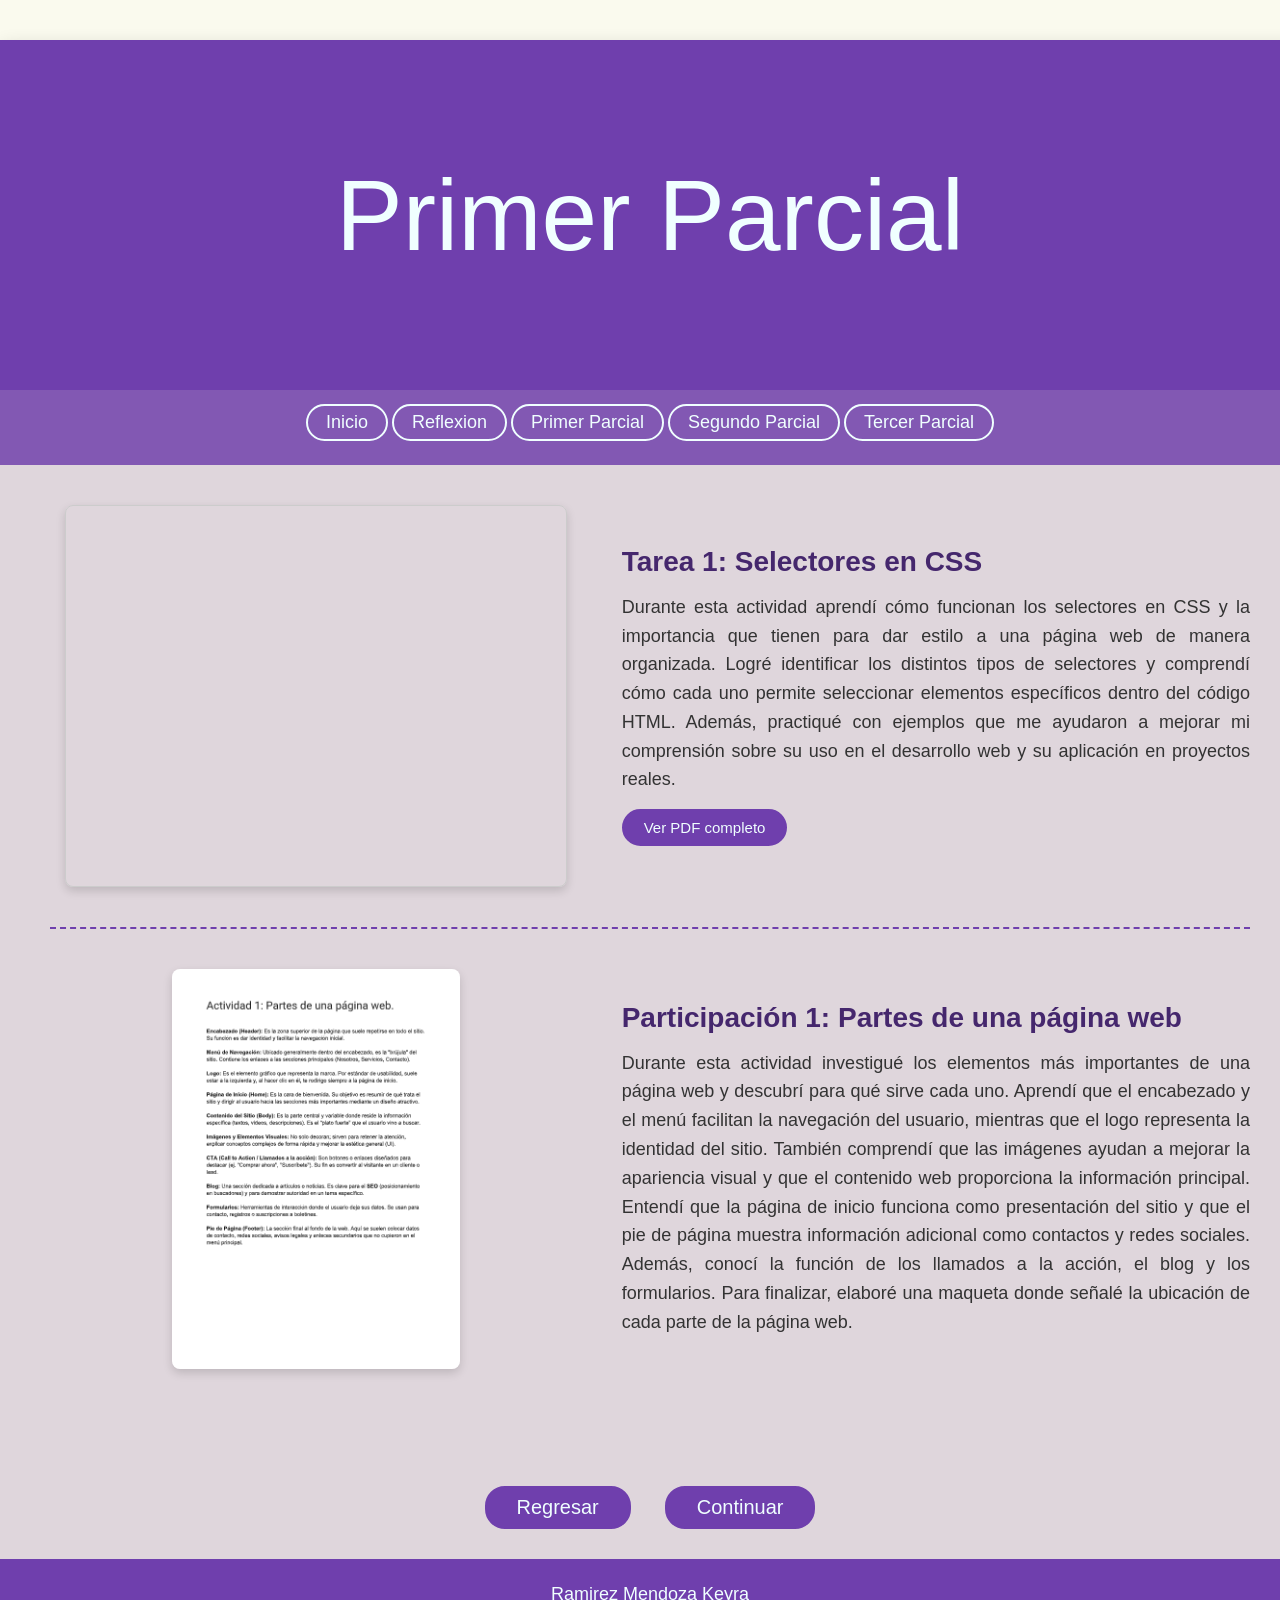
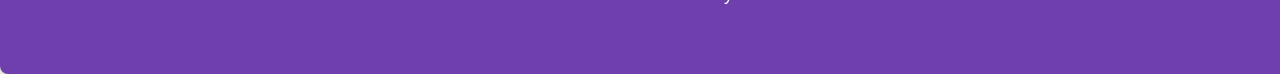
<file: paginas-web/paginas-p1.html>
<!DOCTYPE html>
<html lang="es">
<head>
    <meta charset="utf-8">
    <meta http-equiv="X-UA-Compatible" content="IE=edge">
    <meta name="viewport" content="width=device-width, initial-scale=1.0">
    <link rel="stylesheet" type="text/css" href="paginas-p1.css">
    <title>Portafolio de Evidencias</title>
</head>
<body id="contenedor">
    <header>
        <section id="baner">Primer Parcial</section>
    </header>


    <nav>
        <ul>
            <li><a href="../index.html">Inicio</a></li>
            <li><a href="inicio.html">Reflexion</a></li>
            <li><a href="paginas-p1.html">Primer Parcial</a></li>
            <li><a href="paginas-p2.html">Segundo Parcial</a></li>
            <li><a href="paginas-p3.html">Tercer Parcial</a></li>
        </ul>
    </nav>


    <main class="contenedor-actividades">
        <!-- Tarea 1 -->
        <div class="actividad-bloque">
            <div class="actividad-media">
                <iframe src="../img/keyra-ramirez-mendoza-tarea-1-selectores-css.pdf"></iframe>
            </div>
            <div class="actividad-info">
                <h2>Tarea 1: Selectores en CSS</h2>
                <p>
                    Durante esta actividad aprendí cómo funcionan los selectores en CSS y la importancia que tienen para dar estilo a una página web de manera organizada. Logré identificar los distintos tipos de selectores y comprendí cómo cada uno permite seleccionar elementos específicos dentro del código HTML. Además, practiqué con ejemplos que me ayudaron a mejorar mi comprensión sobre su uso en el desarrollo web y su aplicación en proyectos reales.
                </p>
                <a href="../img/keyra-ramirez-mendoza-tarea-1-selectores-css.pdf" target="_blank" class="boton-ver">Ver PDF completo</a>
            </div>
        </div>

        <!-- Participación 1 -->
        <div class="actividad-bloque">
            <div class="actividad-media">
                <img src="../img/2.png" alt="Partes de una página web">
            </div>
            <div class="actividad-info">
                <h2>Participación 1: Partes de una página web</h2>
                <p>
                    Durante esta actividad investigué los elementos más importantes de una página web y descubrí para qué sirve cada uno. Aprendí que el encabezado y el menú facilitan la navegación del usuario, mientras que el logo representa la identidad del sitio. También comprendí que las imágenes ayudan a mejorar la apariencia visual y que el contenido web proporciona la información principal. Entendí que la página de inicio funciona como presentación del sitio y que el pie de página muestra información adicional como contactos y redes sociales. Además, conocí la función de los llamados a la acción, el blog y los formularios. Para finalizar, elaboré una maqueta donde señalé la ubicación de cada parte de la página web.
                </p>
            </div>
        </div>
    </main>

    <div class="botones-navegacion">
        <a href="inicio.html" class="boton-nav">Regresar</a>
        <a href="paginas-p2.html" class="boton-nav">Continuar</a>
    </div>

    <footer> Ramirez Mendoza Keyra </footer>
</body>
</html>
</file>
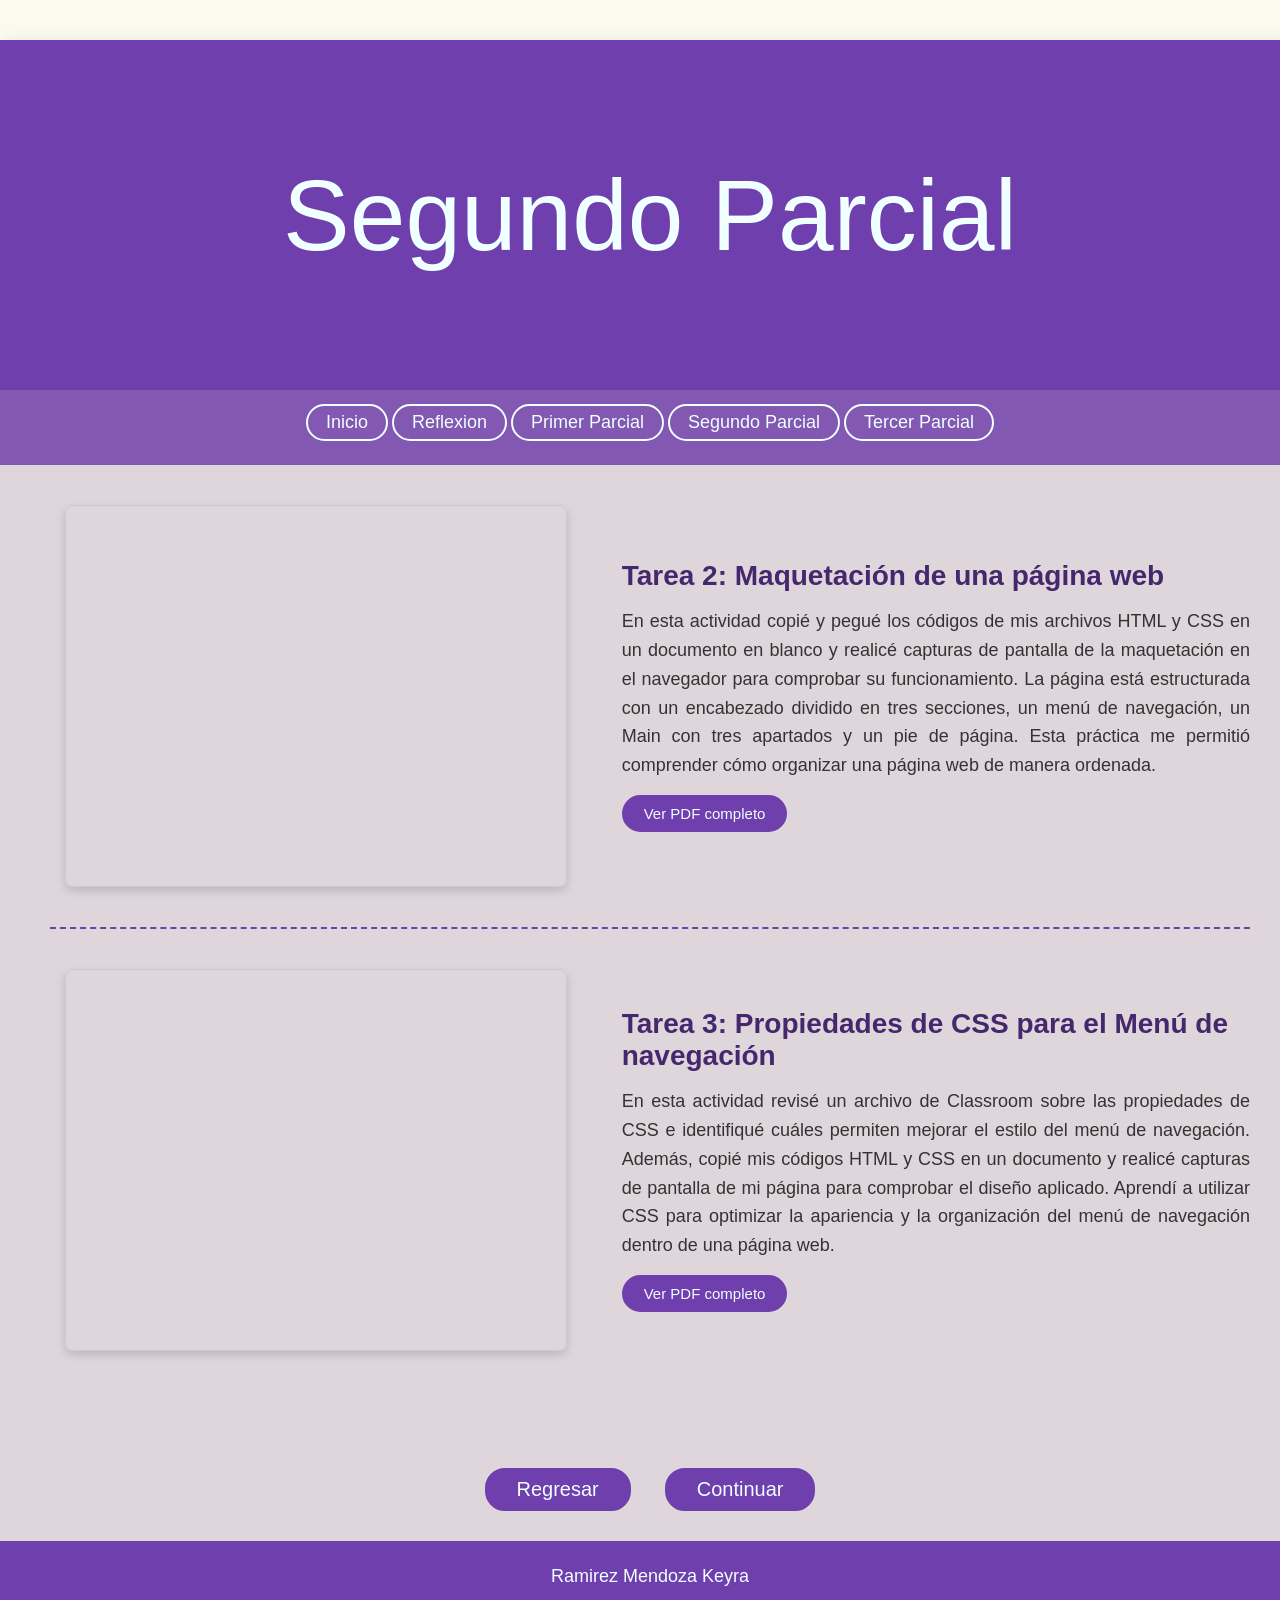
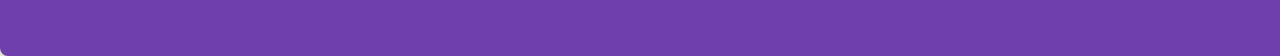
<file: paginas-web/paginas-p2.html>
<!DOCTYPE html>
<html lang="es">
<head>
    <meta charset="utf-8">
    <meta http-equiv="X-UA-Compatible" content="IE=edge">
    <meta name="viewport" content="width=device-width, initial-scale=1.0">
    <link rel="stylesheet" type="text/css" href="paginas-p2.css">
    <title>Portafolio de Evidencias</title>
</head>
<body id="contenedor">
    <header>
        <section id="baner">Segundo Parcial</section>
    </header>


    <nav>
        <ul>
            <li><a href="../index.html">Inicio</a></li>
            <li><a href="inicio.html">Reflexion</a></li>
            <li><a href="paginas-p1.html">Primer Parcial</a></li>
            <li><a href="paginas-p2.html">Segundo Parcial</a></li>
            <li><a href="paginas-p3.html">Tercer Parcial</a></li>
        </ul>
    </nav>


    <main class="contenedor-actividades">
        <!-- Tarea 2 -->
        <div class="actividad-bloque">
            <div class="actividad-media">
                <iframe src="../img/keyra-ramirez-mendoza-tarea-2-maquetacion-pagina-web.pdf"></iframe>
            </div>
            <div class="actividad-info">
                <h2>Tarea 2: Maquetación de una página web</h2>
                <p>
                    En esta actividad copié y pegué los códigos de mis archivos HTML y CSS en un documento en blanco y realicé capturas de pantalla de la maquetación en el navegador para comprobar su funcionamiento. La página está estructurada con un encabezado dividido en tres secciones, un menú de navegación, un Main con tres apartados y un pie de página. Esta práctica me permitió comprender cómo organizar una página web de manera ordenada.
                </p>
                <a href="../img/keyra-ramirez-mendoza-tarea-2-maquetacion-pagina-web.pdf" target="_blank" class="boton-ver">Ver PDF completo</a>
            </div>
        </div>

        <!-- Tarea 3 -->
        <div class="actividad-bloque">
            <div class="actividad-media">
                <iframe src="../img/keyra-ramirez-mendoza-tarea-3-propiedades-css-menu-navegacion.pdf"></iframe>
            </div>
            <div class="actividad-info">
                <h2>Tarea 3: Propiedades de CSS para el Menú de navegación</h2>
                <p>
                    En esta actividad revisé un archivo de Classroom sobre las propiedades de CSS e identifiqué cuáles permiten mejorar el estilo del menú de navegación. Además, copié mis códigos HTML y CSS en un documento y realicé capturas de pantalla de mi página para comprobar el diseño aplicado.
                    Aprendí a utilizar CSS para optimizar la apariencia y la organización del menú de navegación dentro de una página web.
                </p>
                <a href="../img/keyra-ramirez-mendoza-tarea-3-propiedades-css-menu-navegacion.pdf" target="_blank" class="boton-ver">Ver PDF completo</a>
            </div>
        </div>
    </main>

    <div class="botones-navegacion">
        <a href="paginas-p1.html" class="boton-nav">Regresar</a>
        <a href="paginas-p3.html" class="boton-nav">Continuar</a>
    </div>

    <footer> Ramirez Mendoza Keyra </footer>
</body>
</html>
</file>
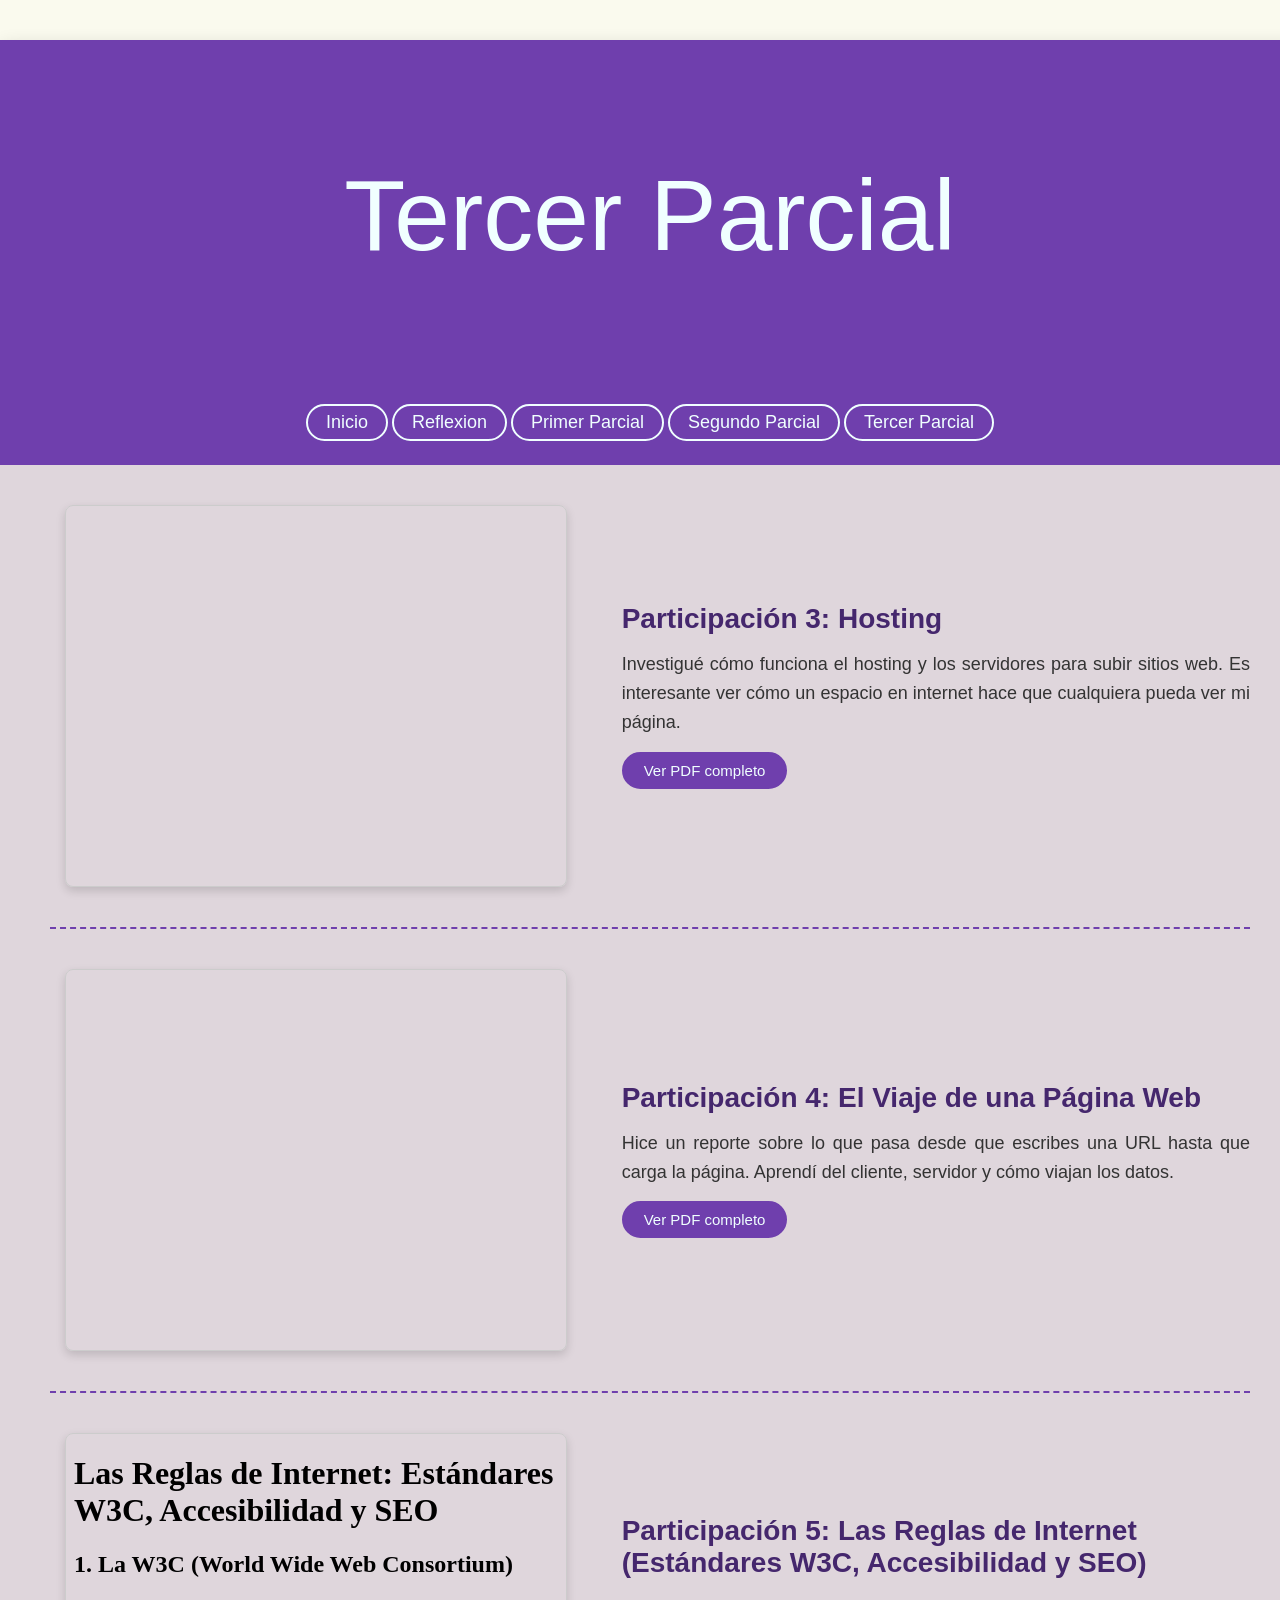
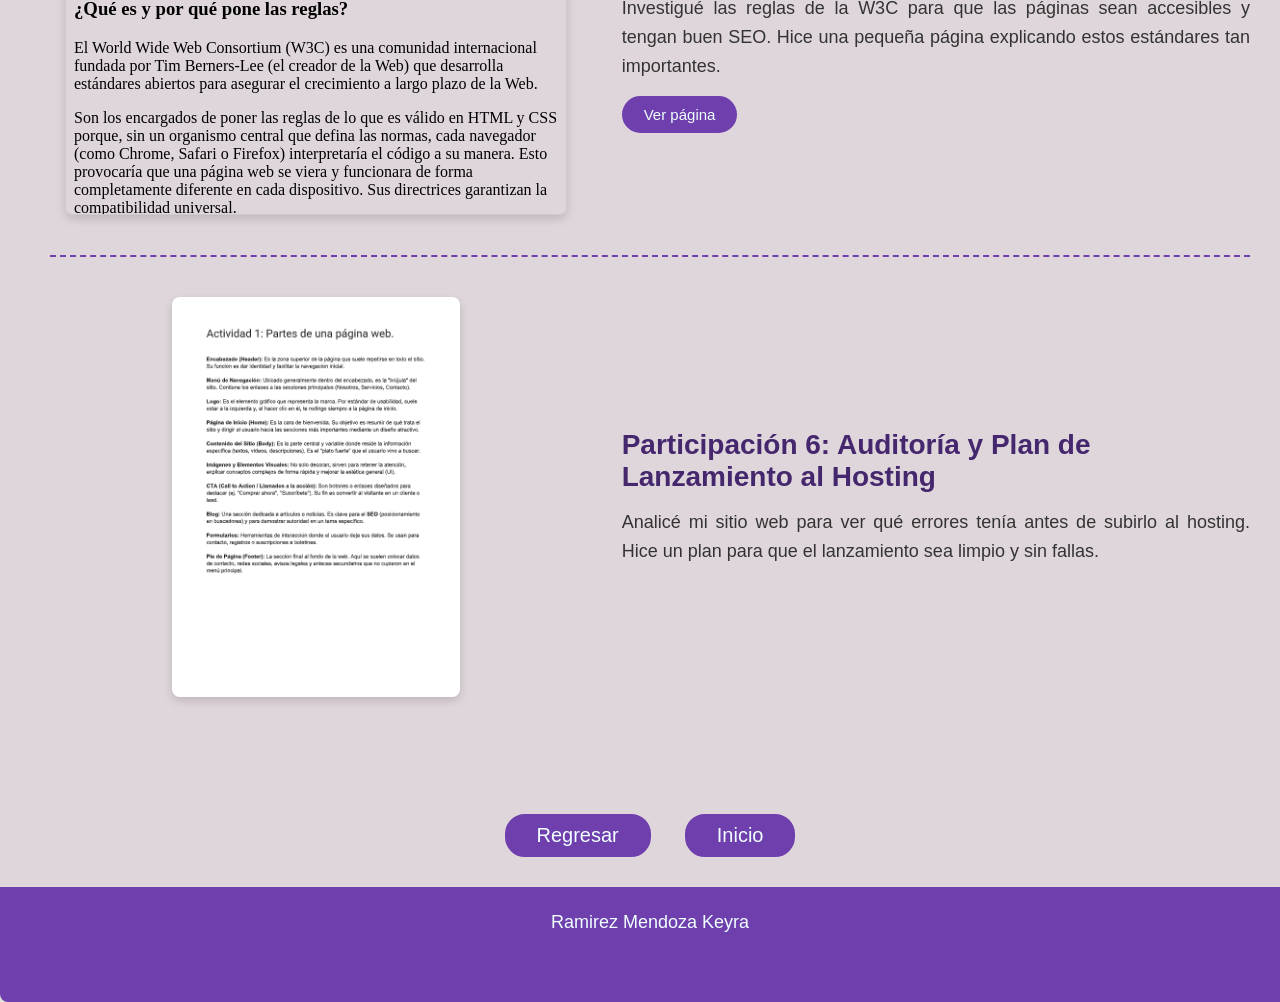
<file: paginas-web/paginas-p3.html>
<!DOCTYPE html>
<html lang="es">
<head>
    <meta charset="utf-8">
    <meta http-equiv="X-UA-Compatible" content="IE=edge">
    <meta name="viewport" content="width=device-width, initial-scale=1.0">
    <link rel="stylesheet" type="text/css" href="paginas-p3.css">
    <title>Portafolio de Evidencias</title>
</head>
<body id="contenedor">
    <header>
        <section id="baner"> Tercer Parcial</section>
    </header>


    <nav>
        <ul>
            <li><a href="../index.html">Inicio</a></li>
            <li><a href="inicio.html">Reflexion</a></li>
            <li><a href="paginas-p1.html">Primer Parcial</a></li>
            <li><a href="paginas-p2.html">Segundo Parcial</a></li>
            <li><a href="paginas-p3.html">Tercer Parcial</a></li>
        </ul>
    </nav>


    <main class="contenedor-actividades">
        <!-- Participación 3 -->
        <div class="actividad-bloque">
            <div class="actividad-media">
                <iframe src="../img/participacion-3-hosting.pdf"></iframe>
            </div>
            <div class="actividad-info">
                <h2>Participación 3: Hosting</h2>
                <p>Investigué cómo funciona el hosting y los servidores para subir sitios web. Es interesante ver cómo un espacio en internet hace que cualquiera pueda ver mi página.</p>
                <a href="../img/participacion-3-hosting.pdf" target="_blank" class="boton-ver">Ver PDF completo</a>
            </div>
        </div>

        <!-- Participación 4 -->
        <div class="actividad-bloque">
            <div class="actividad-media">
                <iframe src="../img/keyra-ramirez-mendoza-participacion-4-el-viaje-de-una-pagina-web.pdf"></iframe>
            </div>
            <div class="actividad-info">
                <h2>Participación 4: El Viaje de una Página Web</h2>
                <p>Hice un reporte sobre lo que pasa desde que escribes una URL hasta que carga la página. Aprendí del cliente, servidor y cómo viajan los datos.</p>
                <a href="../img/keyra-ramirez-mendoza-participacion-4-el-viaje-de-una-pagina-web.pdf" target="_blank" class="boton-ver">Ver PDF completo</a>
            </div>
        </div>

        <!-- Participación 5 -->
        <div class="actividad-bloque">
            <div class="actividad-media">
                <iframe src="reglas.html"></iframe>
            </div>
            <div class="actividad-info">
                <h2>Participación 5: Las Reglas de Internet (Estándares W3C, Accesibilidad y SEO)</h2>
                <p>Investigué las reglas de la W3C para que las páginas sean accesibles y tengan buen SEO. Hice una pequeña página explicando estos estándares tan importantes.</p>
                <a href="reglas.html" target="_blank" class="boton-ver">Ver página</a>
            </div>
        </div>

        <!-- Participación 6 -->
        <div class="actividad-bloque">
            <div class="actividad-media">
                <img src="../img/2.png" alt="Auditoría y Plan de Lanzamiento">
            </div>
            <div class="actividad-info">
                <h2>Participación 6: Auditoría y Plan de Lanzamiento al Hosting</h2>
                <p>Analicé mi sitio web para ver qué errores tenía antes de subirlo al hosting. Hice un plan para que el lanzamiento sea limpio y sin fallas.</p>
            </div>
        </div>
    </main>

    <div class="botones-navegacion">
        <a href="paginas-p2.html" class="boton-nav">Regresar</a>
        <a href="inicio.html" class="boton-nav">Inicio</a>
    </div>

    <footer> Ramirez Mendoza Keyra </footer>
</body>
</html>
</file>
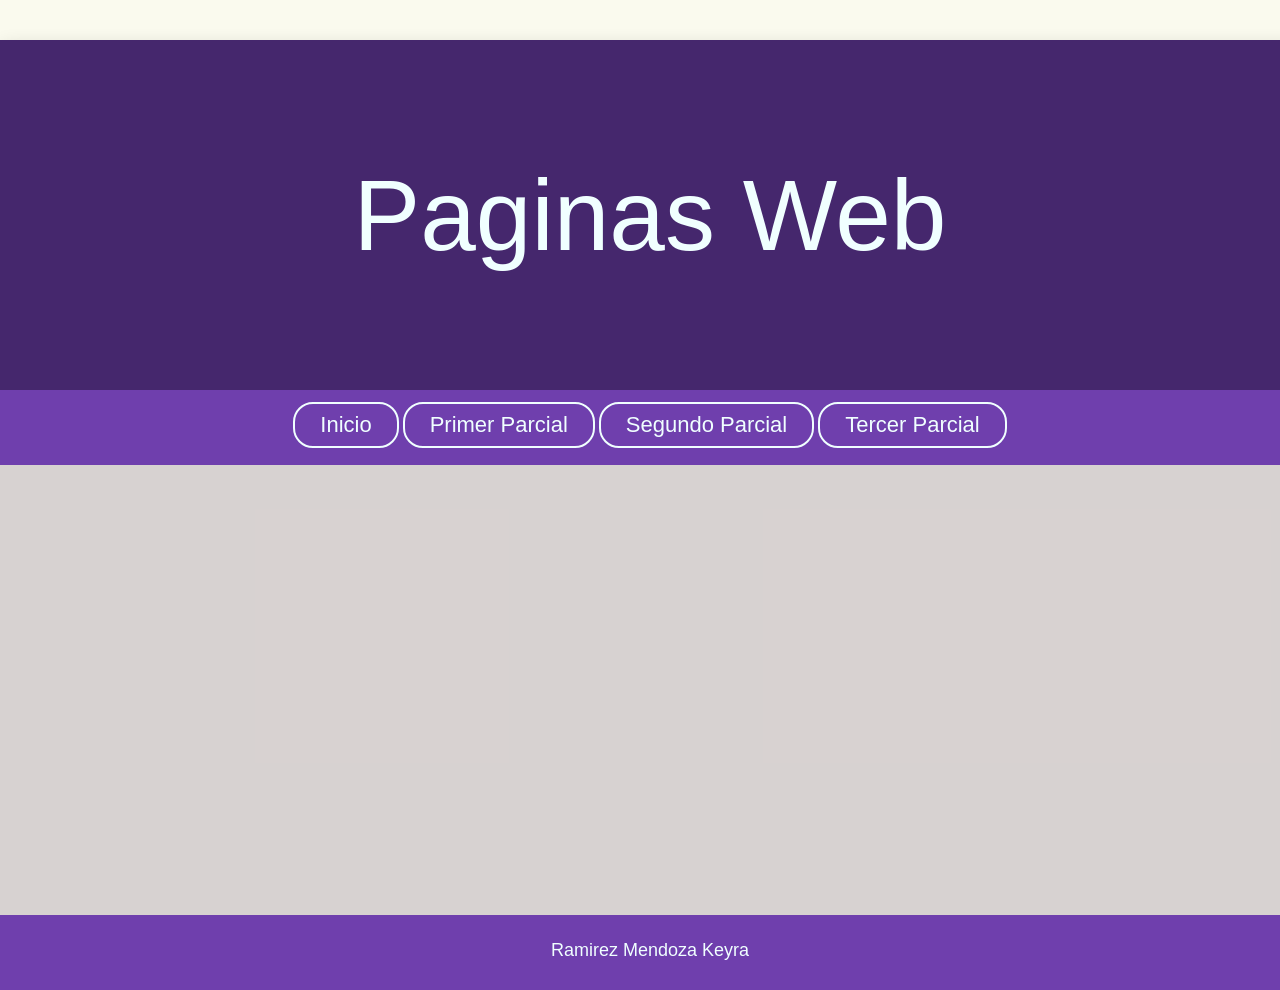
<file: paginas-web/paginas-w.html>
<!DOCTYPE html>
<html lang="es">
<head>
    <meta charset="utf-8">
    <meta http-equiv="X-UA-Compatible" content="IE=edge">
    <meta name="viewport" content="width=device-width, initial-scale=1.0">
    <link rel="stylesheet" type="text/css" href="paginas-w.css">
    <title>Portafolio de Eviencias</title>
</head>
<body id="contenedor">
    <header>
        <section id="baner">Paginas Web</section>
    </header>


    <nav>
        <ul>
            <li><a href="../index.html">Inicio</a></li>
            <li><a href="paginas-p1.html">Primer Parcial</a></li>
            <li><a href="paginas-p2.html">Segundo Parcial</a></li>
            <li><a href="paginas-p3.html">Tercer Parcial</a></li>
        </ul>
    </nav>


    <main>
        <aside id="izquierda"></aside>
        <article></article>  
        <aside id="derecha"></aside>
    </main>


    <footer> Ramirez Mendoza Keyra </footer>


</body>
</html>
</file>
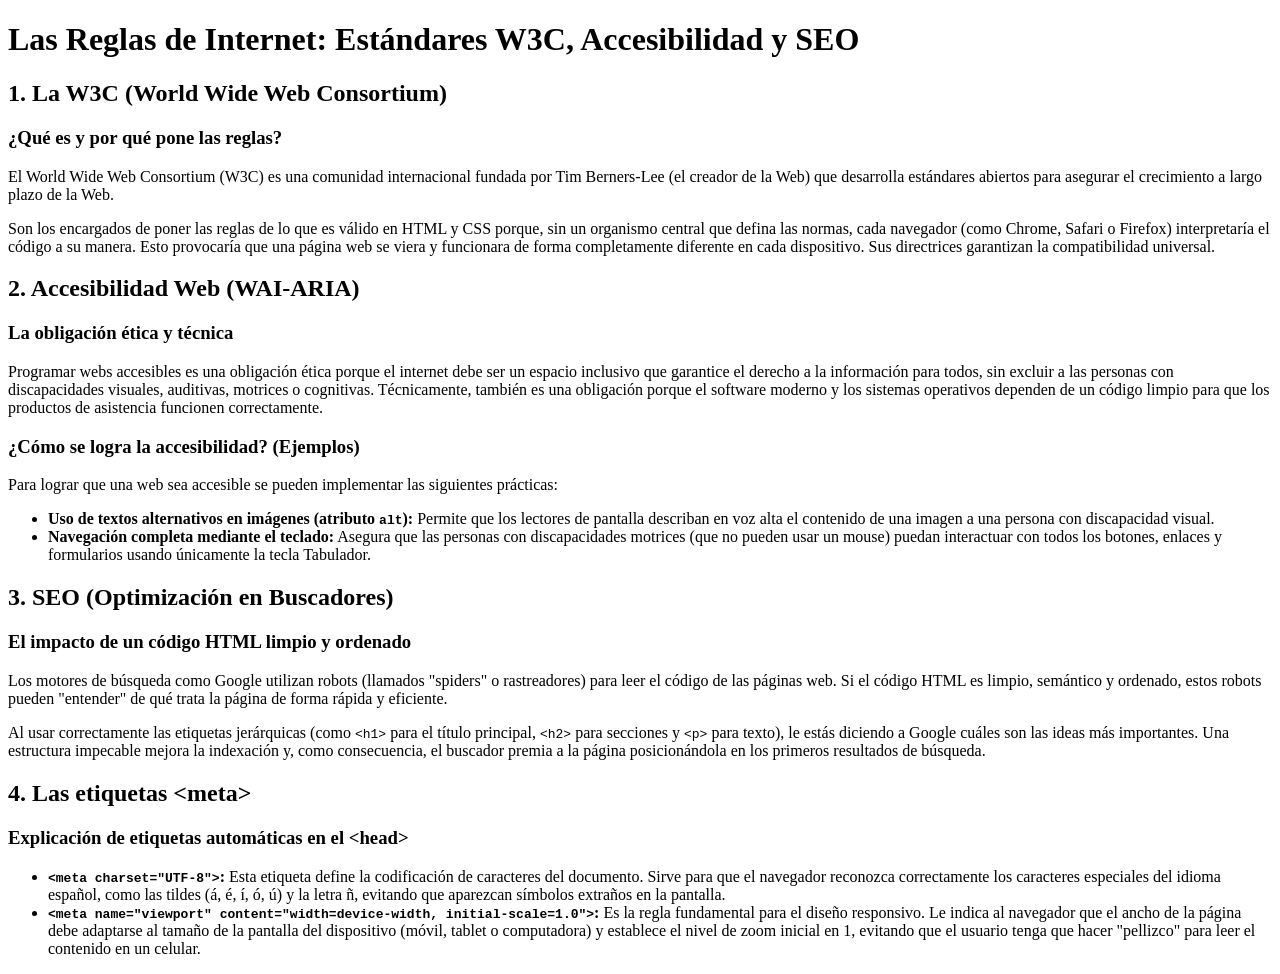
<file: paginas-web/reglas.html>
<!DOCTYPE html>
<html lang="es">
<head>
    <meta charset="UTF-8">
    <meta name="viewport" content="width=device-width, initial-scale=1.0">
    <title>Las Reglas de Internet: W3C, Accesibilidad y SEO</title>
</head>
<body>

    <h1>Las Reglas de Internet: Estándares W3C, Accesibilidad y SEO</h1>

    <h2>1. La W3C (World Wide Web Consortium)</h2>
    <h3>¿Qué es y por qué pone las reglas?</h3>
    <p>
        El World Wide Web Consortium (W3C) es una comunidad internacional fundada por Tim Berners-Lee (el creador de la Web) que desarrolla estándares abiertos para asegurar el crecimiento a largo plazo de la Web. 
    </p>
    <p>
        Son los encargados de poner las reglas de lo que es válido en HTML y CSS porque, sin un organismo central que defina las normas, cada navegador (como Chrome, Safari o Firefox) interpretaría el código a su manera. Esto provocaría que una página web se viera y funcionara de forma completamente diferente en cada dispositivo. Sus directrices garantizan la compatibilidad universal.
    </p>

    <h2>2. Accesibilidad Web (WAI-ARIA)</h2>
    <h3>La obligación ética y técnica</h3>
    <p>
        Programar webs accesibles es una obligación ética porque el internet debe ser un espacio inclusivo que garantice el derecho a la información para todos, sin excluir a las personas con discapacidades visuales, auditivas, motrices o cognitivas. Técnicamente, también es una obligación porque el software moderno y los sistemas operativos dependen de un código limpio para que los productos de asistencia funcionen correctamente.
    </p>
    
    <h3>¿Cómo se logra la accesibilidad? (Ejemplos)</h3>
    <p>Para lograr que una web sea accesible se pueden implementar las siguientes prácticas:</p>
    <ul>
        <li><strong>Uso de textos alternativos en imágenes (atributo <code>alt</code>):</strong> Permite que los lectores de pantalla describan en voz alta el contenido de una imagen a una persona con discapacidad visual.</li>
        <li><strong>Navegación completa mediante el teclado:</strong> Asegura que las personas con discapacidades motrices (que no pueden usar un mouse) puedan interactuar con todos los botones, enlaces y formularios usando únicamente la tecla Tabulador.</li>
    </ul>

    <h2>3. SEO (Optimización en Buscadores)</h2>
    <h3>El impacto de un código HTML limpio y ordenado</h3>
    <p>
        Los motores de búsqueda como Google utilizan robots (llamados "spiders" o rastreadores) para leer el código de las páginas web. Si el código HTML es limpio, semántico y ordenado, estos robots pueden "entender" de qué trata la página de forma rápida y eficiente.
    </p>
    <p>
        Al usar correctamente las etiquetas jerárquicas (como <code>&lt;h1&gt;</code> para el título principal, <code>&lt;h2&gt;</code> para secciones y <code>&lt;p&gt;</code> para texto), le estás diciendo a Google cuáles son las ideas más importantes. Una estructura impecable mejora la indexación y, como consecuencia, el buscador premia a la página posicionándola en los primeros resultados de búsqueda.
    </p>

    <h2>4. Las etiquetas &lt;meta&gt;</h2>
    <h3>Explicación de etiquetas automáticas en el &lt;head&gt;</h3>
    <ul>
        <li><strong><code>&lt;meta charset="UTF-8"&gt;</code>:</strong> Esta etiqueta define la codificación de caracteres del documento. Sirve para que el navegador reconozca correctamente los caracteres especiales del idioma español, como las tildes (á, é, í, ó, ú) y la letra ñ, evitando que aparezcan símbolos extraños en la pantalla.</li>
        <li><strong><code>&lt;meta name="viewport" content="width=device-width, initial-scale=1.0"&gt;</code>:</strong> Es la regla fundamental para el diseño responsivo. Le indica al navegador que el ancho de la página debe adaptarse al tamaño de la pantalla del dispositivo (móvil, tablet o computadora) y establece el nivel de zoom inicial en 1, evitando que el usuario tenga que hacer "pellizco" para leer el contenido en un celular.</li>
    </ul>

</body>
</html>
</file>
<file: estilos.css>
*{
    margin: 0px;
    padding: 0px;
}
html{
    background: rgba(245, 245, 220, 0.473);
}
#contenedor{
    width: 1300px;
    height: 1100px;
    background: rgb(69, 39, 109);
    margin: auto;
    margin-top: 40px;
    box-shadow: 0 8px 20px rgba(0, 0, 0, 0.2);
    border-radius: 8px;
}
header{
    width: 1300px;
    height: 350px;
    background:  rgb(69, 39, 109);
}
#baner{
    width: 1300px;
    height: 350px;
    background:  rgb(69, 39, 109);;
    font-family: -apple-system, BlinkMacSystemFont, 'Segoe UI', Roboto, Oxygen, Ubuntu, Cantarell, 'Open Sans', 'Helvetica Neue', sans-serif;
    color: azure;
    font-size: 100px;
    text-align: center;
    line-height: 350px;
}
nav{
    height: 75px;
    width: 1300px;
    background: rgb(111, 63, 173);
    text-align: center;
}
nav ul{
    list-style: none;
    white-space: nowrap;
}
nav ul li{
    display: inline-block;
}
nav a{
    color: azure;
    text-decoration: none;
    padding: 6px 18px;
    border: 2px solid azure;
    border-radius: 20px;
    font-family: -apple-system, BlinkMacSystemFont, 'Segoe UI', Roboto, Oxygen, Ubuntu, Cantarell, 'Open Sans', 'Helvetica Neue', sans-serif;
    font-size: 18px;
    transition: background-color 0.2s, color 0.2s;
    display: inline-block;
    line-height: normal;
    margin-top: 14px;
}
nav a:hover{
    background-color: azure;
    color: rgb(111, 63, 173);
}
main{
    display: flex;
}
#izquierda{
    width: 600px;
    height: 600px;
    background:  rgba(240, 231, 223, 0.822);
    float: left;
}
#izquierda img{
    height: 500px;
    width: 500px;
    display: block;
    justify-content: center;
    align-items: center;
    margin: auto;
    margin-top: 50px;
}
#derecha{
    width: 700px;
    height: 600px;
    background: rgba(240, 231, 223, 0.822);
    float: right;
    font-family: -apple-system, BlinkMacSystemFont, 'Segoe UI', Roboto, Oxygen, Ubuntu, Cantarell, 'Open Sans', 'Helvetica Neue', sans-serif;
}
#derecha h2{
    font-size: 35px;
    margin-top: 60px;
    margin-bottom: 20px;
    text-align: justify;
}
footer{
    height: 75px;
    width: 1300px;
    background:  rgb(111, 63, 173);
    clear: both;
    text-decoration: none;
    line-height: 70px;
    font-family: -apple-system, BlinkMacSystemFont, 'Segoe UI', Roboto, Oxygen, Ubuntu, Cantarell, 'Open Sans', 'Helvetica Neue', sans-serif;
    font-size: 18px;
    text-align: center;
    color: azure;
}
</file>
<file: diseno-digital/diseno-d.css>
*{
    margin: 0px;
    padding: 0px;
}
html{
    background: rgba(245, 245, 220, 0.473);
}
#contenedor{
    width: 1300px;
    height: 950px;
    background: rgb(69, 39, 109);
    margin: auto;
    margin-top: 40px;
    box-shadow: 0 8px 20px rgba(0, 0, 0, 0.2);
    border-radius: 8px;
}
header{
    width: 1300px;
    height: 350px;
    background: rgb(69, 39, 109);
}
#baner{
    width: 1300px;
    height: 350px;
    background: rgb(69, 39, 109);
    font-family: -apple-system, BlinkMacSystemFont, 'Segoe UI', Roboto, Oxygen, Ubuntu, Cantarell, 'Open Sans', 'Helvetica Neue', sans-serif;
    color: azure;
    font-size: 100px;
    text-align: center;
    line-height: 350px;
}
img{
    width: 350px;
    height: 150px;
}
nav{
    height: 75px;
    width: 1300px;
    background: rgb(111, 63, 173);
    text-align: center;
}
nav ul{
    list-style: none;
}
nav ul li{
    display: inline-block;
}
nav a{
    color: azure;
    text-decoration: none;
    padding: 8px 25px;
    border: 2px solid azure;
    border-radius: 20px;
    font-family: -apple-system, BlinkMacSystemFont, 'Segoe UI', Roboto, Oxygen, Ubuntu, Cantarell, 'Open Sans', 'Helvetica Neue', sans-serif;
    font-size: 22px;
    transition: background-color 0.2s, color 0.2s;
    display: inline-block;
    line-height: normal;
    margin-top: 12px;
}
nav a:hover{
    background-color: azure;
    color: rgb(111, 63, 173);
}
#izquierda{
    width: 600px;
    height: 450px;
    background: rgba(247, 247, 231, 0.822);
    float: left;
}
#derecha{
    width: 700px;
    height: 450px;
    background: rgba(247, 247, 231, 0.822);
    float: right;
}
footer{
    height: 75px;
    width: 1300px;
    background:  rgb(111, 63, 173);
    clear: both;
    text-decoration: none;
    line-height: 70px;
    font-family: -apple-system, BlinkMacSystemFont, 'Segoe UI', Roboto, Oxygen, Ubuntu, Cantarell, 'Open Sans', 'Helvetica Neue', sans-serif;
    font-size: 18px;
    text-align: center;
    color: azure;
}
</file>
<file: diseno-digital/diseno-p1.css>
*{
    margin: 0px;
    padding: 0px;
}
html{
    background: rgba(245, 245, 220, 0.473);
}
#contenedor{
    width: 1300px;
    min-height: 100vh;
    height: auto;
    background: rgb(111, 63, 173);
    margin: auto;
    margin-top: 40px;
    box-shadow: 0 8px 20px rgba(0, 0, 0, 0.2);
    border-radius: 8px;
    padding-bottom: 40px;
}
header{
    width: 1300px;
    height: 350px;
    background: rgb(111, 63, 173);
}
#baner{
    width: 1300px;
    height: 350px;
    background: rgb(111, 63, 173);
    font-family: -apple-system, BlinkMacSystemFont, 'Segoe UI', Roboto, Oxygen, Ubuntu, Cantarell, 'Open Sans', 'Helvetica Neue', sans-serif;
    color: azure;
    font-size: 100px;
    text-align: center;
    line-height: 350px;
}
img{
    max-width: 500px;
    max-height: 400px;
    width: auto;
    height: auto;
}
nav{
    height: 75px;
    width: 1300px;
    background: rgba(245, 245, 220, 0.137);
    text-align: center;
}
nav ul{
    list-style: none;
    white-space: nowrap;
}
nav ul li{
    display: inline-block;
}
nav a{
    color: azure;
    text-decoration: none;
    padding: 6px 18px;
    border: 2px solid azure;
    border-radius: 20px;
    font-family: -apple-system, BlinkMacSystemFont, 'Segoe UI', Roboto, Oxygen, Ubuntu, Cantarell, 'Open Sans', 'Helvetica Neue', sans-serif;
    font-size: 18px;
    transition: background-color 0.2s, color 0.2s;
    display: inline-block;
    line-height: normal;
    margin-top: 14px;
}
nav a:hover{
    background-color: azure;
    color: rgb(111, 63, 173);
}
.contenedor-actividades {
    display: flex;
    flex-direction: column;
    width: 1300px;
    background: rgba(247, 247, 231, 0.822);
    padding-bottom: 50px;
}
.actividad-bloque {
    display: flex;
    align-items: center;
    width: 1200px;
    margin: 40px auto 0 auto;
    border-bottom: 2px dashed rgb(111, 63, 173);
    padding-bottom: 40px;
}
.actividad-bloque:last-child {
    border-bottom: none;
}
.actividad-media {
    width: 550px;
    display: flex;
    justify-content: center;
    align-items: center;
}
.actividad-media img {
    max-width: 500px;
    max-height: 400px;
    width: auto;
    height: auto;
    border-radius: 8px;
    box-shadow: 0 4px 10px rgba(0,0,0,0.15);
}
.actividad-media iframe {
    width: 500px;
    height: 380px;
    border: 1px solid #ccc;
    border-radius: 8px;
    box-shadow: 0 4px 10px rgba(0,0,0,0.15);
}
.actividad-info {
    width: 650px;
    padding-left: 40px;
    font-family: -apple-system, BlinkMacSystemFont, 'Segoe UI', Roboto, sans-serif;
}
.actividad-info h2 {
    font-size: 28px;
    color: rgb(69, 39, 109);
    margin-bottom: 15px;
}
.actividad-info p {
    font-size: 18px;
    line-height: 1.6;
    text-align: justify;
    color: #333;
}
.boton-ver, .boton-descarga {
    display: inline-block;
    margin-top: 15px;
    padding: 8px 20px;
    background-color: rgb(111, 63, 173);
    color: azure;
    text-decoration: none;
    border-radius: 20px;
    font-size: 15px;
    transition: background-color 0.2s, transform 0.2s;
    border: 2px solid rgb(111, 63, 173);
    font-weight: 500;
}
.boton-ver:hover, .boton-descarga:hover {
    background-color: azure;
    color: rgb(111, 63, 173);
}
footer{
    height: 75px;
    width: 1300px;
    background: rgb(111, 63, 173);
    clear: both;
    text-decoration: none;
    line-height: 70px;
    font-family: -apple-system, BlinkMacSystemFont, 'Segoe UI', Roboto, Oxygen, Ubuntu, Cantarell, 'Open Sans', 'Helvetica Neue', sans-serif;
    font-size: 18px;
    text-align: center;
    color: azure;
}
.botones-navegacion {
    clear: both;
    width: 1300px;
    height: 100px;
    text-align: center;
    line-height: 100px;
    background: rgba(247, 247, 231, 0.822);
}
.boton-nav {
    color: azure;
    background-color: rgb(111, 63, 173);
    text-decoration: none;
    padding: 8px 30px;
    border: 2px solid rgb(111, 63, 173);
    border-radius: 20px;
    font-family: -apple-system, BlinkMacSystemFont, 'Segoe UI', Roboto, Oxygen, Ubuntu, Cantarell, 'Open Sans', 'Helvetica Neue', sans-serif;
    font-size: 20px;
    display: inline-block;
    line-height: normal;
    transition: background-color 0.2s, color 0.2s, border-color 0.2s;
    margin: 0 15px;
}
.boton-nav:hover {
    background-color: azure;
    color: rgb(111, 63, 173);
    border-color: azure;
}
</file>
<file: diseno-digital/diseno-p2.css>
*{
    margin: 0px;
    padding: 0px;
}
html{
    background: rgba(245, 245, 220, 0.473);
}
#contenedor{
    width: 1300px;
    min-height: 100vh;
    height: auto;
    background: rgb(111, 63, 173);
    margin: auto;
    margin-top: 40px;
    box-shadow: 0 8px 20px rgba(0, 0, 0, 0.2);
    border-radius: 8px;
    padding-bottom: 40px;
}
header{
    width: 1300px;
    height: 350px;
    background: rgb(111, 63, 173);
}
#baner{
    width: 1300px;
    height: 350px;
    background: rgb(111, 63, 173);
    font-family: -apple-system, BlinkMacSystemFont, 'Segoe UI', Roboto, Oxygen, Ubuntu, Cantarell, 'Open Sans', 'Helvetica Neue', sans-serif;
    color: azure;
    font-size: 100px;
    text-align: center;
    line-height: 350px;
}
img{
    max-width: 500px;
    max-height: 400px;
    width: auto;
    height: auto;
}
nav{
    height: 75px;
    width: 1300px;
    background: rgb(111, 63, 173);
    text-align: center;
}
nav ul{
    list-style: none;
    white-space: nowrap;
}
nav ul li{
    display: inline-block;
}
nav a{
    color: azure;
    text-decoration: none;
    padding: 6px 18px;
    border: 2px solid azure;
    border-radius: 20px;
    font-family: -apple-system, BlinkMacSystemFont, 'Segoe UI', Roboto, Oxygen, Ubuntu, Cantarell, 'Open Sans', 'Helvetica Neue', sans-serif;
    font-size: 18px;
    transition: background-color 0.2s, color 0.2s;
    display: inline-block;
    line-height: normal;
    margin-top: 14px;
}
nav a:hover{
    background-color: azure;
    color: rgb(111, 63, 173);
}
.contenedor-actividades {
    display: flex;
    flex-direction: column;
    width: 1300px;
    background: rgba(247, 247, 231, 0.822);
    padding-bottom: 50px;
}
.actividad-bloque {
    display: flex;
    align-items: center;
    width: 1200px;
    margin: 40px auto 0 auto;
    border-bottom: 2px dashed rgb(111, 63, 173);
    padding-bottom: 40px;
}
.actividad-bloque:last-child {
    border-bottom: none;
}
.actividad-media {
    width: 550px;
    display: flex;
    justify-content: center;
    align-items: center;
}
.actividad-media img {
    max-width: 500px;
    max-height: 400px;
    width: auto;
    height: auto;
    border-radius: 8px;
    box-shadow: 0 4px 10px rgba(0,0,0,0.15);
}
.actividad-media iframe {
    width: 500px;
    height: 380px;
    border: 1px solid #ccc;
    border-radius: 8px;
    box-shadow: 0 4px 10px rgba(0,0,0,0.15);
}
.actividad-info {
    width: 650px;
    padding-left: 40px;
    font-family: -apple-system, BlinkMacSystemFont, 'Segoe UI', Roboto, sans-serif;
}
.actividad-info h2 {
    font-size: 28px;
    color: rgb(69, 39, 109);
    margin-bottom: 15px;
}
.actividad-info p {
    font-size: 18px;
    line-height: 1.6;
    text-align: justify;
    color: #333;
}
.boton-ver, .boton-descarga {
    display: inline-block;
    margin-top: 15px;
    padding: 8px 20px;
    background-color: rgb(111, 63, 173);
    color: azure;
    text-decoration: none;
    border-radius: 20px;
    font-size: 15px;
    transition: background-color 0.2s, transform 0.2s;
    border: 2px solid rgb(111, 63, 173);
    font-weight: 500;
}
.boton-ver:hover, .boton-descarga:hover {
    background-color: azure;
    color: rgb(111, 63, 173);
}
footer{
    height: 75px;
    width: 1300px;
    background: rgb(111, 63, 173);
    clear: both;
    text-decoration: none;
    line-height: 70px;
    font-family: -apple-system, BlinkMacSystemFont, 'Segoe UI', Roboto, Oxygen, Ubuntu, Cantarell, 'Open Sans', 'Helvetica Neue', sans-serif;
    font-size: 18px;
    text-align: center;
    color: azure;
}
.botones-navegacion {
    clear: both;
    width: 1300px;
    height: 100px;
    text-align: center;
    line-height: 100px;
    background: rgba(247, 247, 231, 0.822);
}
.boton-nav {
    color: azure;
    background-color: rgb(111, 63, 173);
    text-decoration: none;
    padding: 8px 30px;
    border: 2px solid rgb(111, 63, 173);
    border-radius: 20px;
    font-family: -apple-system, BlinkMacSystemFont, 'Segoe UI', Roboto, Oxygen, Ubuntu, Cantarell, 'Open Sans', 'Helvetica Neue', sans-serif;
    font-size: 20px;
    display: inline-block;
    line-height: normal;
    transition: background-color 0.2s, color 0.2s, border-color 0.2s;
    margin: 0 15px;
}
.boton-nav:hover {
    background-color: azure;
    color: rgb(111, 63, 173);
    border-color: azure;
}
</file>
<file: diseno-digital/diseno-p3.css>
*{
    margin: 0px;
    padding: 0px;
}
html{
    background: rgba(245, 245, 220, 0.473);
}
#contenedor{
    width: 1300px;
    min-height: 100vh;
    height: auto;
    background: rgb(111, 63, 173);
    margin: auto;
    margin-top: 40px;
    box-shadow: 0 8px 20px rgba(0, 0, 0, 0.2);
    border-radius: 8px;
    padding-bottom: 40px;
}
header{
    width: 1300px;
    height: 350px;
    background: rgb(111, 63, 173);
}
#baner{
    width: 1300px;
    height: 350px;
    background: rgb(111, 63, 173);
    font-family: -apple-system, BlinkMacSystemFont, 'Segoe UI', Roboto, Oxygen, Ubuntu, Cantarell, 'Open Sans', 'Helvetica Neue', sans-serif;
    color: azure;
    font-size: 100px;
    text-align: center;
    line-height: 350px;
}
img{
    max-width: 500px;
    max-height: 400px;
    width: auto;
    height: auto;
}
nav{
    height: 75px;
    width: 1300px;
    background: rgb(111, 63, 173);
    text-align: center;
}
nav ul{
    list-style: none;
    white-space: nowrap;
}
nav ul li{
    display: inline-block;
}
nav a{
    color: azure;
    text-decoration: none;
    padding: 6px 18px;
    border: 2px solid azure;
    border-radius: 20px;
    font-family: -apple-system, BlinkMacSystemFont, 'Segoe UI', Roboto, Oxygen, Ubuntu, Cantarell, 'Open Sans', 'Helvetica Neue', sans-serif;
    font-size: 18px;
    transition: background-color 0.2s, color 0.2s;
    display: inline-block;
    line-height: normal;
    margin-top: 14px;
}
nav a:hover{
    background-color: azure;
    color: rgb(111, 63, 173);
}
.contenedor-actividades {
    display: flex;
    flex-direction: column;
    width: 1300px;
    background: rgba(247, 247, 231, 0.822);
    padding-bottom: 50px;
}
.actividad-bloque {
    display: flex;
    align-items: center;
    width: 1200px;
    margin: 40px auto 0 auto;
    border-bottom: 2px dashed rgb(111, 63, 173);
    padding-bottom: 40px;
}
.actividad-bloque:last-child {
    border-bottom: none;
}
.actividad-media {
    width: 550px;
    display: flex;
    justify-content: center;
    align-items: center;
}
.actividad-media img {
    max-width: 500px;
    max-height: 400px;
    width: auto;
    height: auto;
    border-radius: 8px;
    box-shadow: 0 4px 10px rgba(0,0,0,0.15);
}
.actividad-media iframe {
    width: 500px;
    height: 380px;
    border: 1px solid #ccc;
    border-radius: 8px;
    box-shadow: 0 4px 10px rgba(0,0,0,0.15);
}
.actividad-info {
    width: 650px;
    padding-left: 40px;
    font-family: -apple-system, BlinkMacSystemFont, 'Segoe UI', Roboto, sans-serif;
}
.actividad-info h2 {
    font-size: 28px;
    color: rgb(69, 39, 109);
    margin-bottom: 15px;
}
.actividad-info p {
    font-size: 18px;
    line-height: 1.6;
    text-align: justify;
    color: #333;
}
.boton-ver, .boton-descarga {
    display: inline-block;
    margin-top: 15px;
    padding: 8px 20px;
    background-color: rgb(111, 63, 173);
    color: azure;
    text-decoration: none;
    border-radius: 20px;
    font-size: 15px;
    transition: background-color 0.2s, transform 0.2s;
    border: 2px solid rgb(111, 63, 173);
    font-weight: 500;
}
.boton-ver:hover, .boton-descarga:hover {
    background-color: azure;
    color: rgb(111, 63, 173);
}
footer{
    height: 75px;
    width: 1300px;
    background: rgb(111, 63, 173);
    clear: both;
    text-decoration: none;
    line-height: 70px;
    font-family: -apple-system, BlinkMacSystemFont, 'Segoe UI', Roboto, Oxygen, Ubuntu, Cantarell, 'Open Sans', 'Helvetica Neue', sans-serif;
    font-size: 18px;
    text-align: center;
    color: azure;
}
.botones-navegacion {
    clear: both;
    width: 1300px;
    height: 100px;
    text-align: center;
    line-height: 100px;
    background: rgba(247, 247, 231, 0.822);
}
.boton-nav {
    color: azure;
    background-color: rgb(111, 63, 173);
    text-decoration: none;
    padding: 8px 30px;
    border: 2px solid rgb(111, 63, 173);
    border-radius: 20px;
    font-family: -apple-system, BlinkMacSystemFont, 'Segoe UI', Roboto, Oxygen, Ubuntu, Cantarell, 'Open Sans', 'Helvetica Neue', sans-serif;
    font-size: 20px;
    display: inline-block;
    line-height: normal;
    transition: background-color 0.2s, color 0.2s, border-color 0.2s;
    margin: 0 15px;
}
.boton-nav:hover {
    background-color: azure;
    color: rgb(111, 63, 173);
    border-color: azure;
}
</file>
<file: diseno-digital/iniciod.css>
*{
    margin: 0px;
    padding: 0px;
}
html{
    background: rgba(245, 245, 220, 0.473);
}
#contenedor{
    width: 1300px;
    height: 1100px;
    background: rgb(69, 39, 109);
    margin: auto;
    margin-top: 40px;
    box-shadow: 0 8px 20px rgba(0, 0, 0, 0.2);
    border-radius: 8px;
}
header{
    width: 1300px;
    height: 350px;
    background: rgb(69, 39, 109);
}
#baner{
    width: 1300px;
    height: 350px;
    background: rgb(69, 39, 109);
    font-family: -apple-system, BlinkMacSystemFont, 'Segoe UI', Roboto, Oxygen, Ubuntu, Cantarell, 'Open Sans', 'Helvetica Neue', sans-serif;
    color: azure;
    font-size: 100px;
    text-align: center;
    line-height: 350px;
}
img{
    width: 350px;
    height: 150px;
}
nav{
    height: 75px;
    width: 1300px;
    background: rgb(111, 63, 173);
    text-align: center;
}
nav ul{
    list-style: none;
    white-space: nowrap;
}
nav ul li{
    display: inline-block;
}
nav a{
    color: azure;
    text-decoration: none;
    padding: 6px 18px;
    border: 2px solid azure;
    border-radius: 20px;
    font-family: -apple-system, BlinkMacSystemFont, 'Segoe UI', Roboto, Oxygen, Ubuntu, Cantarell, 'Open Sans', 'Helvetica Neue', sans-serif;
    font-size: 18px;
    transition: background-color 0.2s, color 0.2s;
    display: inline-block;
    line-height: normal;
    margin-top: 14px;
}
nav a:hover{
    background-color: azure;
    color: rgb(111, 63, 173);
}
#izquierda{
    width: 600px;
    height: 600px;
    background: rgba(247, 247, 231, 0.822);
    float: left;
}
#izquierda img{
    height: 500px;
    width: 500px;
    display: block;
    justify-content: center;
    align-items: center;
    margin: auto;
    margin-top: 50px;
}
#derecha{
    width: 700px;
    height: 600px;
    background: rgba(247, 247, 231, 0.822);
    float: right;
}
#derecha h2 {
    font-size: 35px;
    margin-top: 80px;
    margin-bottom: 20px;
    padding-left: 40px;
    padding-right: 40px;
    font-family: -apple-system, BlinkMacSystemFont, 'Segoe UI', Roboto, Oxygen, Ubuntu, Cantarell, 'Open Sans', 'Helvetica Neue', sans-serif;
    color: rgb(69, 39, 109);
}
#derecha p {
    font-size: 20px;
    text-align: justify;
    line-height: 1.6;
    padding-left: 40px;
    padding-right: 40px;
    font-family: -apple-system, BlinkMacSystemFont, 'Segoe UI', Roboto, Oxygen, Ubuntu, Cantarell, 'Open Sans', 'Helvetica Neue', sans-serif;
    color: #333;
}
footer{
    height: 75px;
    width: 1300px;
    background:  rgb(111, 63, 173);
    clear: both;
    text-decoration: none;
    line-height: 70px;
    font-family: -apple-system, BlinkMacSystemFont, 'Segoe UI', Roboto, Oxygen, Ubuntu, Cantarell, 'Open Sans', 'Helvetica Neue', sans-serif;
    font-size: 18px;
    text-align: center;
    color: azure;
}
</file>
<file: paginas-web/inicio.css>
*{
    margin: 0px;
    padding: 0px;
}
html{
    background: rgba(245, 245, 220, 0.473);
}
#contenedor{
    width: 1300px;
    height: 1100px;
    background: rgb(69, 39, 109);
    margin: auto;
    margin-top: 40px;
    box-shadow: 0 8px 20px rgba(0, 0, 0, 0.2);
    border-radius: 8px;
}
header{
    width: 1300px;
    height: 350px;
    background: rgb(69, 39, 109);
}
#baner{
    width: 1300px;
    height: 350px;
    background: rgb(69, 39, 109);
    font-family: -apple-system, BlinkMacSystemFont, 'Segoe UI', Roboto, Oxygen, Ubuntu, Cantarell, 'Open Sans', 'Helvetica Neue', sans-serif;
    color: azure;
    font-size: 100px;
    text-align: center;
    line-height: 350px;
}
img{
    width: 350px;
    height: 150px;
}
nav{
    height: 75px;
    width: 1300px;
    background: rgb(111, 63, 173);
    text-align: center;
}
nav ul{
    list-style: none;
    white-space: nowrap;
}
nav ul li{
    display: inline-block;
}
nav a{
    color: azure;
    text-decoration: none;
    padding: 6px 18px;
    border: 2px solid azure;
    border-radius: 20px;
    font-family: -apple-system, BlinkMacSystemFont, 'Segoe UI', Roboto, Oxygen, Ubuntu, Cantarell, 'Open Sans', 'Helvetica Neue', sans-serif;
    font-size: 18px;
    transition: background-color 0.2s, color 0.2s;
    display: inline-block;
    line-height: normal;
    margin-top: 14px;
}
nav a:hover{
    background-color: azure;
    color: rgb(111, 63, 173);
}
#izquierda{
    width: 600px;
    height: 600px;
    background: rgba(247, 247, 231, 0.822);
    float: left;
}
#izquierda img{
    height: 500px;
    width: 500px;
    display: block;
    justify-content: center;
    align-items: center;
    margin: auto;
    margin-top: 50px;
}
#derecha{
    width: 700px;
    height: 600px;
    background: rgba(247, 247, 231, 0.822);
    float: right;
}
#derecha h2 {
    font-size: 35px;
    margin-top: 80px;
    margin-bottom: 20px;
    padding-left: 40px;
    padding-right: 40px;
    font-family: -apple-system, BlinkMacSystemFont, 'Segoe UI', Roboto, Oxygen, Ubuntu, Cantarell, 'Open Sans', 'Helvetica Neue', sans-serif;
    color: rgb(69, 39, 109);
}
#derecha p {
    font-size: 20px;
    text-align: justify;
    line-height: 1.6;
    padding-left: 40px;
    padding-right: 40px;
    font-family: -apple-system, BlinkMacSystemFont, 'Segoe UI', Roboto, Oxygen, Ubuntu, Cantarell, 'Open Sans', 'Helvetica Neue', sans-serif;
    color: #333;
}
footer{
    height: 75px;
    width: 1300px;
    background:  rgb(111, 63, 173);
    clear: both;
    text-decoration: none;
    line-height: 70px;
    font-family: -apple-system, BlinkMacSystemFont, 'Segoe UI', Roboto, Oxygen, Ubuntu, Cantarell, 'Open Sans', 'Helvetica Neue', sans-serif;
    font-size: 18px;
    text-align: center;
    color: azure;
}
</file>
<file: paginas-web/paginas-p1.css>
*{
    margin: 0px;
    padding: 0px;
}
html{
    background:rgba(245, 245, 220, 0.473);
}
#contenedor{
    width: 1300px;
    min-height: 100vh;
    height: auto;
    background: rgb(111, 63, 173);
    margin: auto;
    margin-top: 40px;
    box-shadow: 0 8px 20px rgba(0, 0, 0, 0.2);
    border-radius: 8px;
    padding-bottom: 40px;
}
header{
    width: 1300px;
    height: 350px;
    background: rgb(111, 63, 173);
}
#baner{
    width: 1300px;
    height: 350px;
    background: rgb(111, 63, 173);
    font-family: -apple-system, BlinkMacSystemFont, 'Segoe UI', Roboto, Oxygen, Ubuntu, Cantarell, 'Open Sans', 'Helvetica Neue', sans-serif;
    color: azure;
    font-size: 100px;
    text-align: center;
    line-height: 350px;
}
img{
    max-width: 500px;
    max-height: 400px;
    width: auto;
    height: auto;
}
nav{
    height: 75px;
    width: 1300px;
    background: rgba(245, 245, 220, 0.137);
    text-align: center;
}
nav ul{
    list-style: none;
    white-space: nowrap;
}
nav ul li{
    display: inline-block;
}
nav a{
    color: azure;
    text-decoration: none;
    padding: 6px 18px;
    border: 2px solid azure;
    border-radius: 20px;
    font-family: -apple-system, BlinkMacSystemFont, 'Segoe UI', Roboto, Oxygen, Ubuntu, Cantarell, 'Open Sans', 'Helvetica Neue', sans-serif;
    font-size: 18px;
    transition: background-color 0.2s, color 0.2s;
    display: inline-block;
    line-height: normal;
    margin-top: 14px;
}
nav a:hover{
    background-color: azure;
    color: rgb(111, 63, 173);
}
.contenedor-actividades {
    display: flex;
    flex-direction: column;
    width: 1300px;
    background: rgba(247, 247, 231, 0.822);
    padding-bottom: 50px;
}
.actividad-bloque {
    display: flex;
    align-items: center;
    width: 1200px;
    margin: 40px auto 0 auto;
    border-bottom: 2px dashed rgb(111, 63, 173);
    padding-bottom: 40px;
}
.actividad-bloque:last-child {
    border-bottom: none;
}
.actividad-media {
    width: 550px;
    display: flex;
    justify-content: center;
    align-items: center;
}
.actividad-media img {
    max-width: 500px;
    max-height: 400px;
    width: auto;
    height: auto;
    border-radius: 8px;
    box-shadow: 0 4px 10px rgba(0,0,0,0.15);
}
.actividad-media iframe {
    width: 500px;
    height: 380px;
    border: 1px solid #ccc;
    border-radius: 8px;
    box-shadow: 0 4px 10px rgba(0,0,0,0.15);
}
.actividad-info {
    width: 650px;
    padding-left: 40px;
    font-family: -apple-system, BlinkMacSystemFont, 'Segoe UI', Roboto, sans-serif;
}
.actividad-info h2 {
    font-size: 28px;
    color: rgb(69, 39, 109);
    margin-bottom: 15px;
}
.actividad-info p {
    font-size: 18px;
    line-height: 1.6;
    text-align: justify;
    color: #333;
}
.boton-ver, .boton-descarga {
    display: inline-block;
    margin-top: 15px;
    padding: 8px 20px;
    background-color: rgb(111, 63, 173);
    color: azure;
    text-decoration: none;
    border-radius: 20px;
    font-size: 15px;
    transition: background-color 0.2s, transform 0.2s;
    border: 2px solid rgb(111, 63, 173);
    font-weight: 500;
}
.boton-ver:hover, .boton-descarga:hover {
    background-color: azure;
    color: rgb(111, 63, 173);
}
footer{
    height: 75px;
    width: 1300px;
    background:  rgb(111, 63, 173);
    clear: both;
    text-decoration: none;
    line-height: 70px;
    font-family: -apple-system, BlinkMacSystemFont, 'Segoe UI', Roboto, Oxygen, Ubuntu, Cantarell, 'Open Sans', 'Helvetica Neue', sans-serif;
    font-size: 18px;
    text-align: center;
    color: azure;
}
.botones-navegacion {
    clear: both;
    width: 1300px;
    height: 100px;
    text-align: center;
    line-height: 100px;
    background: rgba(247, 247, 231, 0.822);
}
.boton-nav {
    color: azure;
    background-color: rgb(111, 63, 173);
    text-decoration: none;
    padding: 8px 30px;
    border: 2px solid rgb(111, 63, 173);
    border-radius: 20px;
    font-family: -apple-system, BlinkMacSystemFont, 'Segoe UI', Roboto, Oxygen, Ubuntu, Cantarell, 'Open Sans', 'Helvetica Neue', sans-serif;
    font-size: 20px;
    display: inline-block;
    line-height: normal;
    transition: background-color 0.2s, color 0.2s, border-color 0.2s;
    margin: 0 15px;
}
.boton-nav:hover {
    background-color: azure;
    color: rgb(111, 63, 173);
    border-color: azure;
}
</file>
<file: paginas-web/paginas-p2.css>
*{
    margin: 0px;
    padding: 0px;
}
html{
    background:rgba(245, 245, 220, 0.473);
}
#contenedor{
    width: 1300px;
    min-height: 100vh;
    height: auto;
    background: rgb(111, 63, 173);
    margin: auto;
    margin-top: 40px;
    box-shadow: 0 8px 20px rgba(0, 0, 0, 0.2);
    border-radius: 8px;
    padding-bottom: 40px;
}
header{
    width: 1300px;
    height: 350px;
    background: rgb(111, 63, 173);
}
#baner{
    width: 1300px;
    height: 350px;
    background: rgb(111, 63, 173);
    font-family: -apple-system, BlinkMacSystemFont, 'Segoe UI', Roboto, Oxygen, Ubuntu, Cantarell, 'Open Sans', 'Helvetica Neue', sans-serif;
    color: azure;
    font-size: 100px;
    text-align: center;
    line-height: 350px;
}
img{
    max-width: 500px;
    max-height: 400px;
    width: auto;
    height: auto;
}
nav{
    height: 75px;
    width: 1300px;
    background: rgba(245, 245, 220, 0.137);
    text-align: center;
}
nav ul{
    list-style: none;
    white-space: nowrap;
}
nav ul li{
    display: inline-block;
}
nav a{
    color: azure;
    text-decoration: none;
    padding: 6px 18px;
    border: 2px solid azure;
    border-radius: 20px;
    font-family: -apple-system, BlinkMacSystemFont, 'Segoe UI', Roboto, Oxygen, Ubuntu, Cantarell, 'Open Sans', 'Helvetica Neue', sans-serif;
    font-size: 18px;
    transition: background-color 0.2s, color 0.2s;
    display: inline-block;
    line-height: normal;
    margin-top: 14px;
}
nav a:hover{
    background-color: azure;
    color: rgb(111, 63, 173);
}
.contenedor-actividades {
    display: flex;
    flex-direction: column;
    width: 1300px;
    background: rgba(247, 247, 231, 0.822);
    padding-bottom: 50px;
}
.actividad-bloque {
    display: flex;
    align-items: center;
    width: 1200px;
    margin: 40px auto 0 auto;
    border-bottom: 2px dashed rgb(111, 63, 173);
    padding-bottom: 40px;
}
.actividad-bloque:last-child {
    border-bottom: none;
}
.actividad-media {
    width: 550px;
    display: flex;
    justify-content: center;
    align-items: center;
}
.actividad-media img {
    max-width: 500px;
    max-height: 400px;
    width: auto;
    height: auto;
    border-radius: 8px;
    box-shadow: 0 4px 10px rgba(0,0,0,0.15);
}
.actividad-media iframe {
    width: 500px;
    height: 380px;
    border: 1px solid #ccc;
    border-radius: 8px;
    box-shadow: 0 4px 10px rgba(0,0,0,0.15);
}
.actividad-info {
    width: 650px;
    padding-left: 40px;
    font-family: -apple-system, BlinkMacSystemFont, 'Segoe UI', Roboto, sans-serif;
}
.actividad-info h2 {
    font-size: 28px;
    color: rgb(69, 39, 109);
    margin-bottom: 15px;
}
.actividad-info p {
    font-size: 18px;
    line-height: 1.6;
    text-align: justify;
    color: #333;
}
.boton-ver, .boton-descarga {
    display: inline-block;
    margin-top: 15px;
    padding: 8px 20px;
    background-color: rgb(111, 63, 173);
    color: azure;
    text-decoration: none;
    border-radius: 20px;
    font-size: 15px;
    transition: background-color 0.2s, transform 0.2s;
    border: 2px solid rgb(111, 63, 173);
    font-weight: 500;
}
.boton-ver:hover, .boton-descarga:hover {
    background-color: azure;
    color: rgb(111, 63, 173);
}
footer{
    height: 75px;
    width: 1300px;
    background:  rgb(111, 63, 173);
    clear: both;
    text-decoration: none;
    line-height: 70px;
    font-family: -apple-system, BlinkMacSystemFont, 'Segoe UI', Roboto, Oxygen, Ubuntu, Cantarell, 'Open Sans', 'Helvetica Neue', sans-serif;
    font-size: 18px;
    text-align: center;
    color: azure;
}
.botones-navegacion {
    clear: both;
    width: 1300px;
    height: 100px;
    text-align: center;
    line-height: 100px;
    background: rgba(247, 247, 231, 0.822);
}
.boton-nav {
    color: azure;
    background-color: rgb(111, 63, 173);
    text-decoration: none;
    padding: 8px 30px;
    border: 2px solid rgb(111, 63, 173);
    border-radius: 20px;
    font-family: -apple-system, BlinkMacSystemFont, 'Segoe UI', Roboto, Oxygen, Ubuntu, Cantarell, 'Open Sans', 'Helvetica Neue', sans-serif;
    font-size: 20px;
    display: inline-block;
    line-height: normal;
    transition: background-color 0.2s, color 0.2s, border-color 0.2s;
    margin: 0 15px;
}
.boton-nav:hover {
    background-color: azure;
    color: rgb(111, 63, 173);
    border-color: azure;
}
</file>
<file: paginas-web/paginas-p3.css>
*{
    margin: 0px;
    padding: 0px;
}
html{
    background: rgba(245, 245, 220, 0.473);
}
#contenedor{
    width: 1300px;
    min-height: 100vh;
    height: auto;
    background: rgb(111, 63, 173);
    margin: auto;
    margin-top: 40px;
    box-shadow: 0 8px 20px rgba(0, 0, 0, 0.2);
    border-radius: 8px;
    padding-bottom: 40px;
}
header{
    width: 1300px;
    height: 350px;
    background: rgb(111, 63, 173);
}
#baner{
    width: 1300px;
    height: 350px;
    background: rgb(111, 63, 173);
    font-family: -apple-system, BlinkMacSystemFont, 'Segoe UI', Roboto, Oxygen, Ubuntu, Cantarell, 'Open Sans', 'Helvetica Neue', sans-serif;
    color: azure;
    font-size: 100px;
    text-align: center;
    line-height: 350px;
}
img{
    max-width: 500px;
    max-height: 400px;
    width: auto;
    height: auto;
}
nav{
    height: 75px;
    width: 1300px;
    background: rgb(111, 63, 173);
    text-align: center;
}
nav ul{
    list-style: none;
    white-space: nowrap;
}
nav ul li{
    display: inline-block;
}
nav a{
    color: azure;
    text-decoration: none;
    padding: 6px 18px;
    border: 2px solid azure;
    border-radius: 20px;
    font-family: -apple-system, BlinkMacSystemFont, 'Segoe UI', Roboto, Oxygen, Ubuntu, Cantarell, 'Open Sans', 'Helvetica Neue', sans-serif;
    font-size: 18px;
    transition: background-color 0.2s, color 0.2s;
    display: inline-block;
    line-height: normal;
    margin-top: 14px;
}
nav a:hover{
    background-color: azure;
    color: rgb(111, 63, 173);
}
.contenedor-actividades {
    display: flex;
    flex-direction: column;
    width: 1300px;
    background: rgba(247, 247, 231, 0.822);
    padding-bottom: 50px;
}
.actividad-bloque {
    display: flex;
    align-items: center;
    width: 1200px;
    margin: 40px auto 0 auto;
    border-bottom: 2px dashed rgb(111, 63, 173);
    padding-bottom: 40px;
}
.actividad-bloque:last-child {
    border-bottom: none;
}
.actividad-media {
    width: 550px;
    display: flex;
    justify-content: center;
    align-items: center;
}
.actividad-media img {
    max-width: 500px;
    max-height: 400px;
    width: auto;
    height: auto;
    border-radius: 8px;
    box-shadow: 0 4px 10px rgba(0,0,0,0.15);
}
.actividad-media iframe {
    width: 500px;
    height: 380px;
    border: 1px solid #ccc;
    border-radius: 8px;
    box-shadow: 0 4px 10px rgba(0,0,0,0.15);
}
.actividad-info {
    width: 650px;
    padding-left: 40px;
    font-family: -apple-system, BlinkMacSystemFont, 'Segoe UI', Roboto, sans-serif;
}
.actividad-info h2 {
    font-size: 28px;
    color: rgb(69, 39, 109);
    margin-bottom: 15px;
}
.actividad-info p {
    font-size: 18px;
    line-height: 1.6;
    text-align: justify;
    color: #333;
}
.boton-ver, .boton-descarga {
    display: inline-block;
    margin-top: 15px;
    padding: 8px 20px;
    background-color: rgb(111, 63, 173);
    color: azure;
    text-decoration: none;
    border-radius: 20px;
    font-size: 15px;
    transition: background-color 0.2s, transform 0.2s;
    border: 2px solid rgb(111, 63, 173);
    font-weight: 500;
}
.boton-ver:hover, .boton-descarga:hover {
    background-color: azure;
    color: rgb(111, 63, 173);
}
footer{
    height: 75px;
    width: 1300px;
    background: rgb(111, 63, 173);
    clear: both;
    text-decoration: none;
    line-height: 70px;
    font-family: -apple-system, BlinkMacSystemFont, 'Segoe UI', Roboto, Oxygen, Ubuntu, Cantarell, 'Open Sans', 'Helvetica Neue', sans-serif;
    font-size: 18px;
    text-align: center;
    color: azure;
}
.botones-navegacion {
    clear: both;
    width: 1300px;
    height: 100px;
    text-align: center;
    line-height: 100px;
    background: rgba(247, 247, 231, 0.822);
}
.boton-nav {
    color: azure;
    background-color: rgb(111, 63, 173);
    text-decoration: none;
    padding: 8px 30px;
    border: 2px solid rgb(111, 63, 173);
    border-radius: 20px;
    font-family: -apple-system, BlinkMacSystemFont, 'Segoe UI', Roboto, Oxygen, Ubuntu, Cantarell, 'Open Sans', 'Helvetica Neue', sans-serif;
    font-size: 20px;
    display: inline-block;
    line-height: normal;
    transition: background-color 0.2s, color 0.2s, border-color 0.2s;
    margin: 0 15px;
}
.boton-nav:hover {
    background-color: azure;
    color: rgb(111, 63, 173);
    border-color: azure;
}
</file>
<file: paginas-web/paginas-w.css>
*{
    margin: 0px;
    padding: 0px;
}
html{
    background: rgba(245, 245, 220, 0.473);
}
#contenedor{
    width: 1300px;
    height: 950px;
    background: rgb(69, 39, 109);
    margin: auto;
    margin-top: 40px;
    box-shadow: 0 8px 20px rgba(0, 0, 0, 0.2);
    border-radius: 8px;
}
header{
    width: 1300px;
    height: 350px;
    background: rgb(69, 39, 109);
}
#baner{
    width: 1300px;
    height: 350px;
    background: rgb(69, 39, 109);
    font-family: -apple-system, BlinkMacSystemFont, 'Segoe UI', Roboto, Oxygen, Ubuntu, Cantarell, 'Open Sans', 'Helvetica Neue', sans-serif;
    color: azure;
    font-size: 100px;
    text-align: center;
    line-height: 350px;
}
img{
    width: 350px;
    height: 150px;
}
nav{
    height: 75px;
    width: 1300px;
    background: rgb(111, 63, 173);
    text-align: center;
}
nav ul{
    list-style: none;
}
nav ul li{
    display: inline-block;
}
nav a{
    color: azure;
    text-decoration: none;
    padding: 8px 25px;
    border: 2px solid azure;
    border-radius: 20px;
    font-family: -apple-system, BlinkMacSystemFont, 'Segoe UI', Roboto, Oxygen, Ubuntu, Cantarell, 'Open Sans', 'Helvetica Neue', sans-serif;
    font-size: 22px;
    transition: background-color 0.2s, color 0.2s;
    display: inline-block;
    line-height: normal;
    margin-top: 12px;
}
nav a:hover{
    background-color: azure;
    color: rgb(111, 63, 173);
}
#izquierda{
    width: 600px;
    height: 450px;
    background: rgba(247, 247, 231, 0.822);
    float: left;
}
#derecha{
    width: 700px;
    height: 450px;
    background: rgba(247, 247, 231, 0.822);
    float: right;
}
footer{
    height: 75px;
    width: 1300px;
    background:  rgb(111, 63, 173);
    clear: both;
    text-decoration: none;
    line-height: 70px;
    font-family: -apple-system, BlinkMacSystemFont, 'Segoe UI', Roboto, Oxygen, Ubuntu, Cantarell, 'Open Sans', 'Helvetica Neue', sans-serif;
    font-size: 18px;
    text-align: center;
    color: azure;
}
</file>
